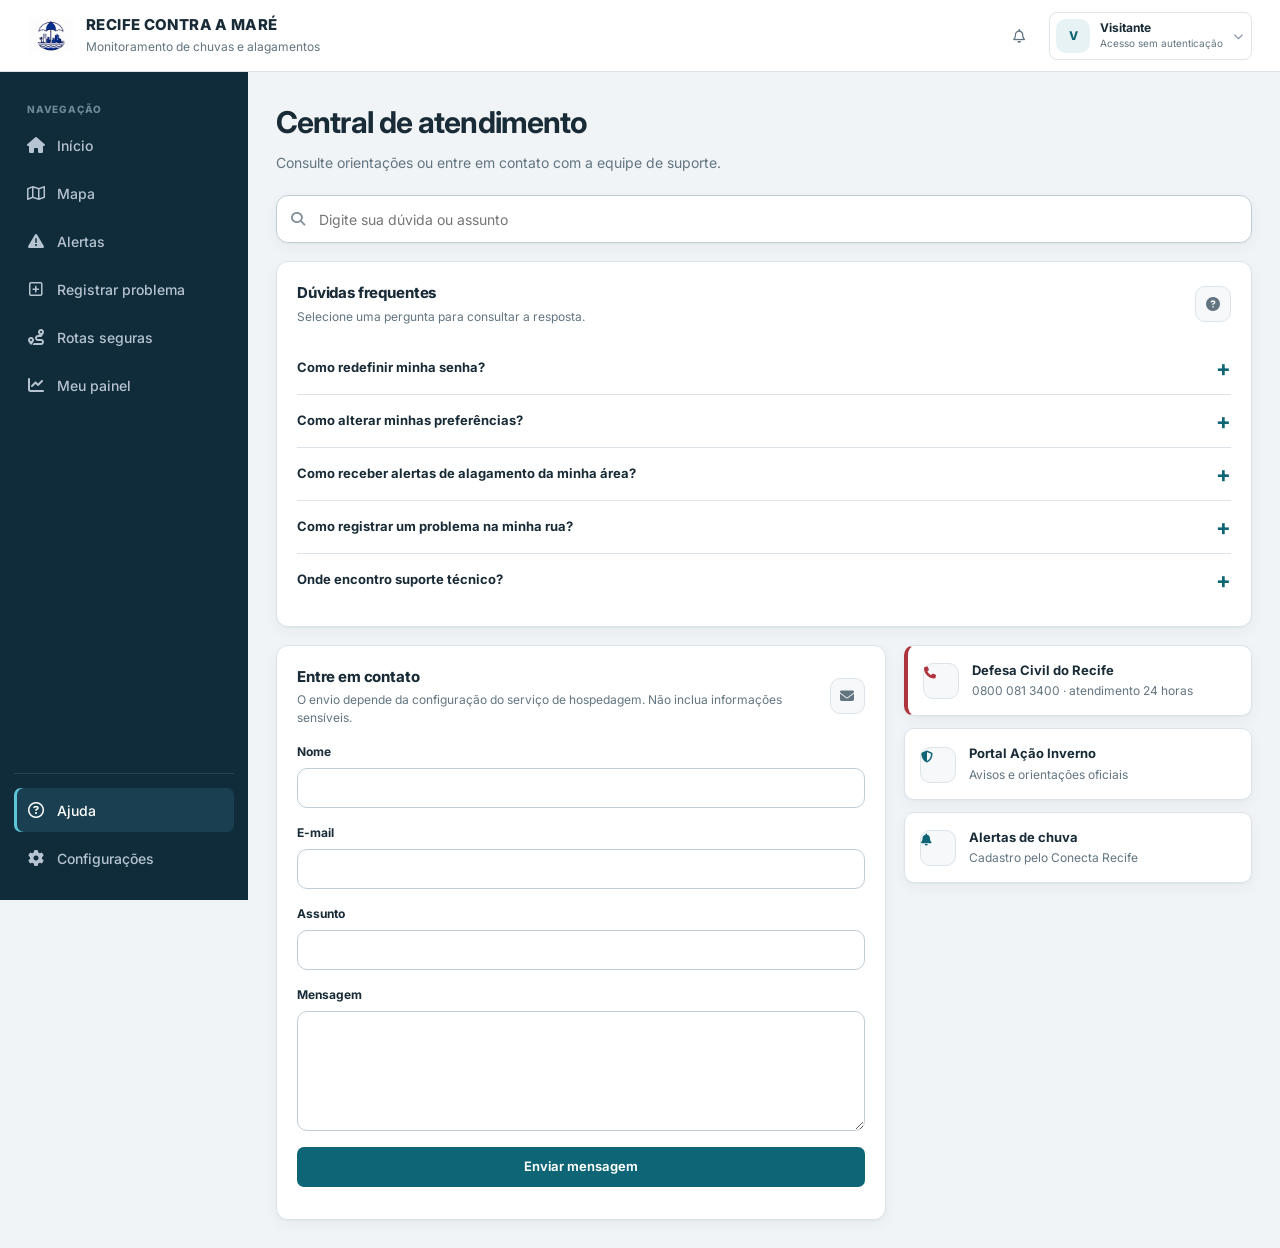
<file: ajuda.html>
<!doctype html>
<html lang="pt-BR">
  <head>
    <meta charset="UTF-8" />
    <meta name="viewport" content="width=device-width, initial-scale=1.0" />
    <title>Ajuda e suporte · Recife Contra a Maré</title>
    <link rel="icon" type="image/webp" href="./assets/img/rec_mar.webp">
    <link rel="preconnect" href="https://fonts.googleapis.com" />
    <link rel="preconnect" href="https://fonts.gstatic.com" crossorigin />
    <link
      rel="stylesheet"
      href="https://cdnjs.cloudflare.com/ajax/libs/font-awesome/6.6.0/css/all.min.css"
    />
    <link rel="stylesheet" href="assets/css/style.css?v=20261107-2" />
    <!-- Sem defer: aplica as preferências (modo escuro, fonte...) antes da página aparecer.
       Coloque esta linha no <head> de TODAS as páginas do site. -->
    <script src="./assets/js/ui.js"></script>
  </head>
  <body>
    <a class="skip-link" href="#conteudo">Pular para o conteúdo</a>
    <header class="header">
      <div class="logo-area">
        <button
          class="icon-button mobile-menu"
          id="mobile-menu"
          aria-label="Abrir menu"
        >
          <i class="fa-solid fa-bars"></i>
        </button>
        <img src="assets/img/rec_mar.webp" alt="Recife Contra a Maré" class="logo" />
        <div class="texto-logo">
          <h2>RECIFE CONTRA A MARÉ</h2>
          <p>Monitoramento de chuvas e alagamentos</p>
        </div>
      </div>
      <div class="usuario">
        <button class="icon-button" aria-label="Notificações">
          <i class="fa-regular fa-bell"></i>
        </button>
        <a
          class="avatar-area"
          href="dashboard.html"
          style="text-decoration: none"
        >
          <span class="avatar-circle">V</span>
          <span class="avatar-copy"
            ><strong>Visitante</strong
            ><span>Acesso sem autenticação</span></span
          >
          <i
            class="fa-solid fa-chevron-down"
            style="font-size: 10px; color: #8b97a9"
          ></i>
        </a>
      </div>
    </header>
    <div class="layout">
      <aside class="sidebar">
        <div>
          <div class="sidebar-section-label">Navegação</div>
          <nav>
            <a href="index.html" class="item"
              ><i class="fa-solid fa-house"></i><span>Início</span></a
            >
            <a href="mapa.html" class="item"
              ><i class="fa-regular fa-map"></i><span>Mapa</span></a
            >
            <a href="alertas.html" class="item"
              ><i class="fa-solid fa-triangle-exclamation"></i
              ><span>Alertas</span></a
            >
            <a href="registrar-problema.html" class="item"
              ><i class="fa-regular fa-square-plus"></i
              ><span>Registrar problema</span></a
            >
            <a href="rotas-seguras.html" class="item"
              ><i class="fa-solid fa-route"></i><span>Rotas seguras</span></a
            >
            <a href="dashboard.html" class="item"
              ><i class="fa-solid fa-chart-line"></i><span>Meu painel</span></a
            >
          </nav>
        </div>
        <div class="rodape">
          <a href="ajuda.html" class="item ativo" aria-current="page"
            ><i class="fa-regular fa-circle-question"></i><span>Ajuda</span></a
          >
          <a href="config.html" class="item"
            ><i class="fa-solid fa-gear"></i><span>Configurações</span></a
          >
        </div>
      </aside>

      <main class="conteudo" id="conteudo">
        <div class="page-header">
          <div class="page-heading">
            <h1>Central de atendimento</h1>
            <p>
              Consulte orientações ou entre em contato com a equipe de suporte.
            </p>
          </div>
        </div>
        <div class="help-wrap">
          <!-- BUSCA -->
          <div class="help-search" role="search">
            <i class="fa-solid fa-magnifying-glass"></i>
            <label class="sr-only" for="help-search">Buscar na ajuda</label>
            <input
              id="help-search"
              type="search"
              placeholder="Digite sua dúvida ou assunto"
              autocomplete="off"
            />
          </div>

          <!-- FAQ -->
          <section class="card card-pad" aria-labelledby="h-faq">
            <div class="card-header">
              <div>
                <h2 id="h-faq">Dúvidas frequentes</h2>
                <p>Selecione uma pergunta para consultar a resposta.</p>
              </div>
              <span class="card-header-icon"
                ><i class="fa-solid fa-circle-question"></i
              ></span>
            </div>
            <div>
              <div class="faq-item">
                <h3>
                  <button
                    class="faq-q"
                    id="q0"
                    type="button"
                    aria-expanded="false"
                    aria-controls="a0"
                  >
                    Como redefinir minha senha?
                  </button>
                </h3>
                <div
                  class="faq-a"
                  id="a0"
                  role="region"
                  aria-labelledby="q0"
                  hidden
                >
                  Na tela de login, selecione “Esqueci minha senha” e informe o
                  e-mail cadastrado. Será enviado um link válido por 1 hora para
                  a criação de uma nova senha.
                </div>
              </div>
              <div class="faq-item">
                <h3>
                  <button
                    class="faq-q"
                    id="q1"
                    type="button"
                    aria-expanded="false"
                    aria-controls="a1"
                  >
                    Como alterar minhas preferências?
                  </button>
                </h3>
                <div
                  class="faq-a"
                  id="a1"
                  role="region"
                  aria-labelledby="q1"
                  hidden
                >
                  Abra <a href="config.html">Configurações</a>. Nessa seção,
                  é possível ajustar o tamanho da fonte, o modo escuro, o idioma
                  e as notificações. As alterações são salvas automaticamente.
                </div>
              </div>
              <div class="faq-item">
                <h3>
                  <button
                    class="faq-q"
                    id="q2"
                    type="button"
                    aria-expanded="false"
                    aria-controls="a2"
                  >
                    Como receber alertas de alagamento da minha área?
                  </button>
                </h3>
                <div
                  class="faq-a"
                  id="a2"
                  role="region"
                  aria-labelledby="q2"
                  hidden
                >
                  Em “Meu painel”, adicione os locais que deseja monitorar. Em
                  seguida, em Configurações, ative as notificações por e-mail ou
                  navegador e defina a frequência.
                </div>
              </div>
              <div class="faq-item">
                <h3>
                  <button
                    class="faq-q"
                    id="q3"
                    type="button"
                    aria-expanded="false"
                    aria-controls="a3"
                  >
                    Como registrar um problema na minha rua?
                  </button>
                </h3>
                <div
                  class="faq-a"
                  id="a3"
                  role="region"
                  aria-labelledby="q3"
                  hidden
                >
                  O formulário deste site é apenas uma demonstração e não encaminha relatos à Prefeitura. Para registrar uma ocorrência real, acesse o <a href="https://acaoinverno.recife.pe.gov.br/" target="_blank" rel="noopener noreferrer">portal Ação Inverno</a> ou ligue para a Defesa Civil no <a href="tel:08000813400">0800 081 3400</a>.
                </div>
              </div>
              <div class="faq-item">
                <h3>
                  <button
                    class="faq-q"
                    id="q4"
                    type="button"
                    aria-expanded="false"
                    aria-controls="a4"
                  >
                    Onde encontro suporte técnico?
                  </button>
                </h3>
                <div
                  class="faq-a"
                  id="a4"
                  role="region"
                  aria-labelledby="q4"
                  hidden
                >
                  Esta versão demonstrativa não oferece suporte técnico próprio. Para comunicar um risco ou pedir atendimento da Defesa Civil do Recife, acesse o <a href="https://acaoinverno.recife.pe.gov.br/" target="_blank" rel="noopener noreferrer">portal Ação Inverno</a> ou ligue gratuitamente para <a href="tel:08000813400">0800 081 3400</a>, com atendimento 24 horas.
                </div>
              </div>
              <p class="faq-empty" id="faq-empty" hidden>
                Nenhum resultado encontrado. Revise os termos ou utilize um dos
                canais de atendimento abaixo.
              </p>
            </div>
          </section>

          <!-- CONTATO -->
          <div class="help-contact">
            <form
              class="card card-pad"
              id="contact-form"
              name="contato"
              method="POST"
              data-netlify="true"
              netlify-honeypot="bot-field"
            >
              <div class="card-header">
                <div>
                  <h2>Entre em contato</h2>
                  <p>O envio depende da configuração do serviço de hospedagem. Não inclua informações sensíveis.</p>
                </div>
                <span class="card-header-icon"
                  ><i class="fa-solid fa-envelope"></i
                ></span>
              </div>
              <input type="hidden" name="form-name" value="contato" />
              <p hidden>
                <label>Não preencher: <input name="bot-field" /></label>
              </p>
              <div class="cfg-field">
                <label for="nome">Nome</label
                ><input id="nome" name="nome" autocomplete="name" required />
              </div>
              <div class="cfg-field">
                <label for="email">E-mail</label
                ><input
                  id="email"
                  name="email"
                  type="email"
                  autocomplete="email"
                  required
                />
              </div>
              <div class="cfg-field">
                <label for="assunto">Assunto</label
                ><input id="assunto" name="assunto" required />
              </div>
              <div class="cfg-field">
                <label for="mensagem">Mensagem</label
                ><textarea id="mensagem" name="mensagem" required></textarea>
              </div>
              <button class="btn btn-primary btn-block" type="submit">
                Enviar mensagem
              </button>
              <p
                class="form-status"
                id="form-status"
                role="status"
                aria-live="polite"
              ></p>
            </form>

            <div class="help-channels">
              <a class="channel urgent" href="tel:08000813400">
                <span class="card-header-icon"><i class="fa-solid fa-phone" aria-hidden="true"></i></span>
                <div><strong>Defesa Civil do Recife</strong><span>0800 081 3400 · atendimento 24 horas</span></div>
              </a>
              <a class="channel" href="https://acaoinverno.recife.pe.gov.br/" target="_blank" rel="noopener noreferrer">
                <span class="card-header-icon"><i class="fa-solid fa-shield-halved" aria-hidden="true"></i></span>
                <div><strong>Portal Ação Inverno</strong><span>Avisos e orientações oficiais</span></div>
              </a>
              <a class="channel" href="https://conecta.recife.pe.gov.br/acesso/minhaspreferencias?go=defesa_civil" target="_blank" rel="noopener noreferrer">
                <span class="card-header-icon"><i class="fa-solid fa-bell" aria-hidden="true"></i></span>
                <div><strong>Alertas de chuva</strong><span>Cadastro pelo Conecta Recife</span></div>
              </a>
            </div>
          </div>
        </div>
      </main>
    </div>
    <div class="toast" id="toast" role="status" aria-live="polite">
      <i class="fa-solid fa-circle-check"></i><span id="toast-msg"></span>
    </div>
    <script src="./assets/js/app.js"></script>
  </body>
</html>
</file>
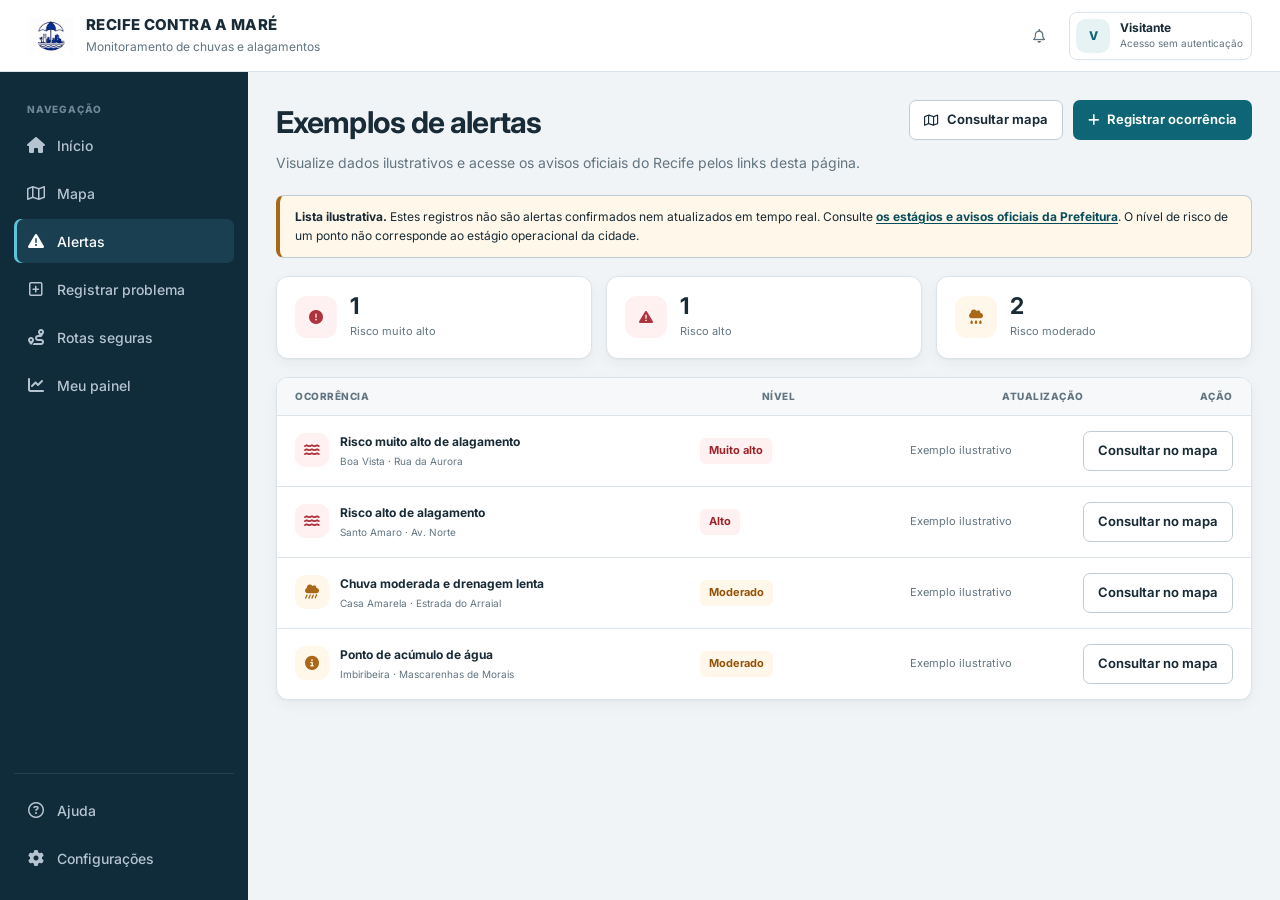
<file: alertas.html>
<!doctype html>
<html lang="pt-BR">
  <head>
    <meta charset="UTF-8" />
    <meta name="viewport" content="width=device-width, initial-scale=1.0" />
    <title>Alertas · Recife Contra a Maré</title>
    <link rel="icon" type="image/webp" href="./assets/img/rec_mar.webp">
    <link
      rel="stylesheet"
      href="https://cdnjs.cloudflare.com/ajax/libs/font-awesome/6.6.0/css/all.min.css"
    />
    <link rel="stylesheet" href="assets/css/style.css?v=20261107-2" />
  </head>

  <body>
    <header class="header">
      <div class="logo-area">
        <button
          class="icon-button mobile-menu"
          id="mobile-menu"
          aria-label="Abrir menu"
        >
          <i class="fa-solid fa-bars"></i></button
        ><img src="assets/img/rec_mar.webp" alt="Recife Contra a Maré" class="logo" />
        <div class="texto-logo">
          <h2>RECIFE CONTRA A MARÉ</h2>
          <p>Monitoramento de chuvas e alagamentos</p>
        </div>
      </div>
      <div class="usuario">
        <button class="icon-button"><i class="fa-regular fa-bell"></i></button
        ><a
          class="avatar-area"
          href="dashboard.html"
          style="text-decoration: none"
          ><span class="avatar-circle">V</span
          ><span class="avatar-copy"
            ><strong>Visitante</strong
            ><span>Acesso sem autenticação</span></span
          ></a
        >
      </div>
    </header>
    <div class="layout">
      <aside class="sidebar">
        <div>
          <div class="sidebar-section-label">Navegação</div>
          <nav>
            <a href="index.html" class="item"
              ><i class="fa-solid fa-house"></i><span>Início</span></a
            ><a href="mapa.html" class="item"
              ><i class="fa-regular fa-map"></i><span>Mapa</span></a
            ><a href="alertas.html" class="item ativo"
              ><i class="fa-solid fa-triangle-exclamation"></i
              ><span>Alertas</span></a
            ><a href="registrar-problema.html" class="item"
              ><i class="fa-regular fa-square-plus"></i
              ><span>Registrar problema</span></a
            ><a href="rotas-seguras.html" class="item"
              ><i class="fa-solid fa-route"></i><span>Rotas seguras</span></a
            ><a href="dashboard.html" class="item"
              ><i class="fa-solid fa-chart-line"></i><span>Meu painel</span></a
            >
          </nav>
        </div>
        <div class="rodape">
          <a href="ajuda.html" class="item"
            ><i class="fa-regular fa-circle-question"></i><span>Ajuda</span></a
          ><a href="config.html" class="item"
            ><i class="fa-solid fa-gear"></i><span>Configurações</span></a
          >
        </div>
      </aside>
      <main class="conteudo">
        <div class="page-header">
          <div class="page-heading">
            <h1>Exemplos de alertas</h1>
            <p>
              Visualize dados ilustrativos e acesse os avisos oficiais do Recife pelos links desta página.
            </p>
          </div>
          <div class="page-actions">
            <a href="mapa.html" class="btn btn-secondary"
              ><i class="fa-regular fa-map"></i> Consultar mapa</a
            ><a href="registrar-problema.html" class="btn btn-primary"
              ><i class="fa-solid fa-plus"></i> Registrar ocorrência</a
            >
          </div>
        </div>
        <div class="demo-notice" role="note"><strong>Lista ilustrativa.</strong> Estes registros não são alertas confirmados nem atualizados em tempo real. Consulte <a href="https://acaoinverno.recife.pe.gov.br/" target="_blank" rel="noopener noreferrer">os estágios e avisos oficiais da Prefeitura</a>. O nível de risco de um ponto não corresponde ao estágio operacional da cidade.</div>
        <section class="alert-summary">
          <article class="card alert-summary-card danger">
            <div class="alert-summary-icon">
              <i class="fa-solid fa-circle-exclamation"></i>
            </div>
            <div><strong>1</strong><span>Risco muito alto</span></div>
          </article>
          <article class="card alert-summary-card danger">
            <div class="alert-summary-icon">
              <i class="fa-solid fa-triangle-exclamation"></i>
            </div>
            <div><strong>1</strong><span>Risco alto</span></div>
          </article>
          <article class="card alert-summary-card">
            <div class="alert-summary-icon">
              <i class="fa-solid fa-cloud-rain"></i>
            </div>
            <div><strong>2</strong><span>Risco moderado</span></div>
          </article>
        </section>
        <section class="card alert-table">
          <div class="alert-table-row head">
            <span>Ocorrência</span><span>Nível</span><span>Atualização</span
            ><span>Ação</span>
          </div>
          <div class="alert-table-row">
            <div class="alert-title">
              <span class="alert-title-icon"
                ><i class="fa-solid fa-water"></i
              ></span>
              <div>
                <h4>Risco muito alto de alagamento</h4>
                <p>Boa Vista · Rua da Aurora</p>
              </div>
            </div>
            <div><span class="chip chip-danger">Muito alto</span></div>
            <div style="font-size: 11px; color: var(--muted)">Exemplo ilustrativo</div>
            <a
              href="mapa.html?lat=-8.05788&lng=-34.88134"
              class="btn btn-secondary"
              >Consultar no mapa</a
            >
          </div>
          <div class="alert-table-row">
            <div class="alert-title">
              <span class="alert-title-icon"
                ><i class="fa-solid fa-water"></i
              ></span>
              <div>
                <h4>Risco alto de alagamento</h4>
                <p>Santo Amaro · Av. Norte</p>
              </div>
            </div>
            <div><span class="chip chip-danger">Alto</span></div>
            <div style="font-size: 11px; color: var(--muted)">Exemplo ilustrativo</div>
            <a
              href="mapa.html?lat=-8.04759&lng=-34.88472"
              class="btn btn-secondary"
              >Consultar no mapa</a
            >
          </div>
          <div class="alert-table-row">
            <div class="alert-title">
              <span class="alert-title-icon moderate"
                ><i class="fa-solid fa-cloud-showers-heavy"></i
              ></span>
              <div>
                <h4>Chuva moderada e drenagem lenta</h4>
                <p>Casa Amarela · Estrada do Arraial</p>
              </div>
            </div>
            <div><span class="chip chip-warning">Moderado</span></div>
            <div style="font-size: 11px; color: var(--muted)">Exemplo ilustrativo</div>
            <a
              href="mapa.html?lat=-8.02647&lng=-34.91717"
              class="btn btn-secondary"
              >Consultar no mapa</a
            >
          </div>
          <div class="alert-table-row">
            <div class="alert-title">
              <span class="alert-title-icon moderate"
                ><i class="fa-solid fa-circle-info"></i
              ></span>
              <div>
                <h4>Ponto de acúmulo de água</h4>
                <p>Imbiribeira · Mascarenhas de Morais</p>
              </div>
            </div>
            <div><span class="chip chip-warning">Moderado</span></div>
            <div style="font-size: 11px; color: var(--muted)">Exemplo ilustrativo</div>
            <a
              href="mapa.html?lat=-8.11209&lng=-34.90619"
              class="btn btn-secondary"
              >Consultar no mapa</a
            >
          </div>
        </section>
      </main>
    </div>
    <script src="./assets/js/app.js"></script>
  </body>
</html>
</file>
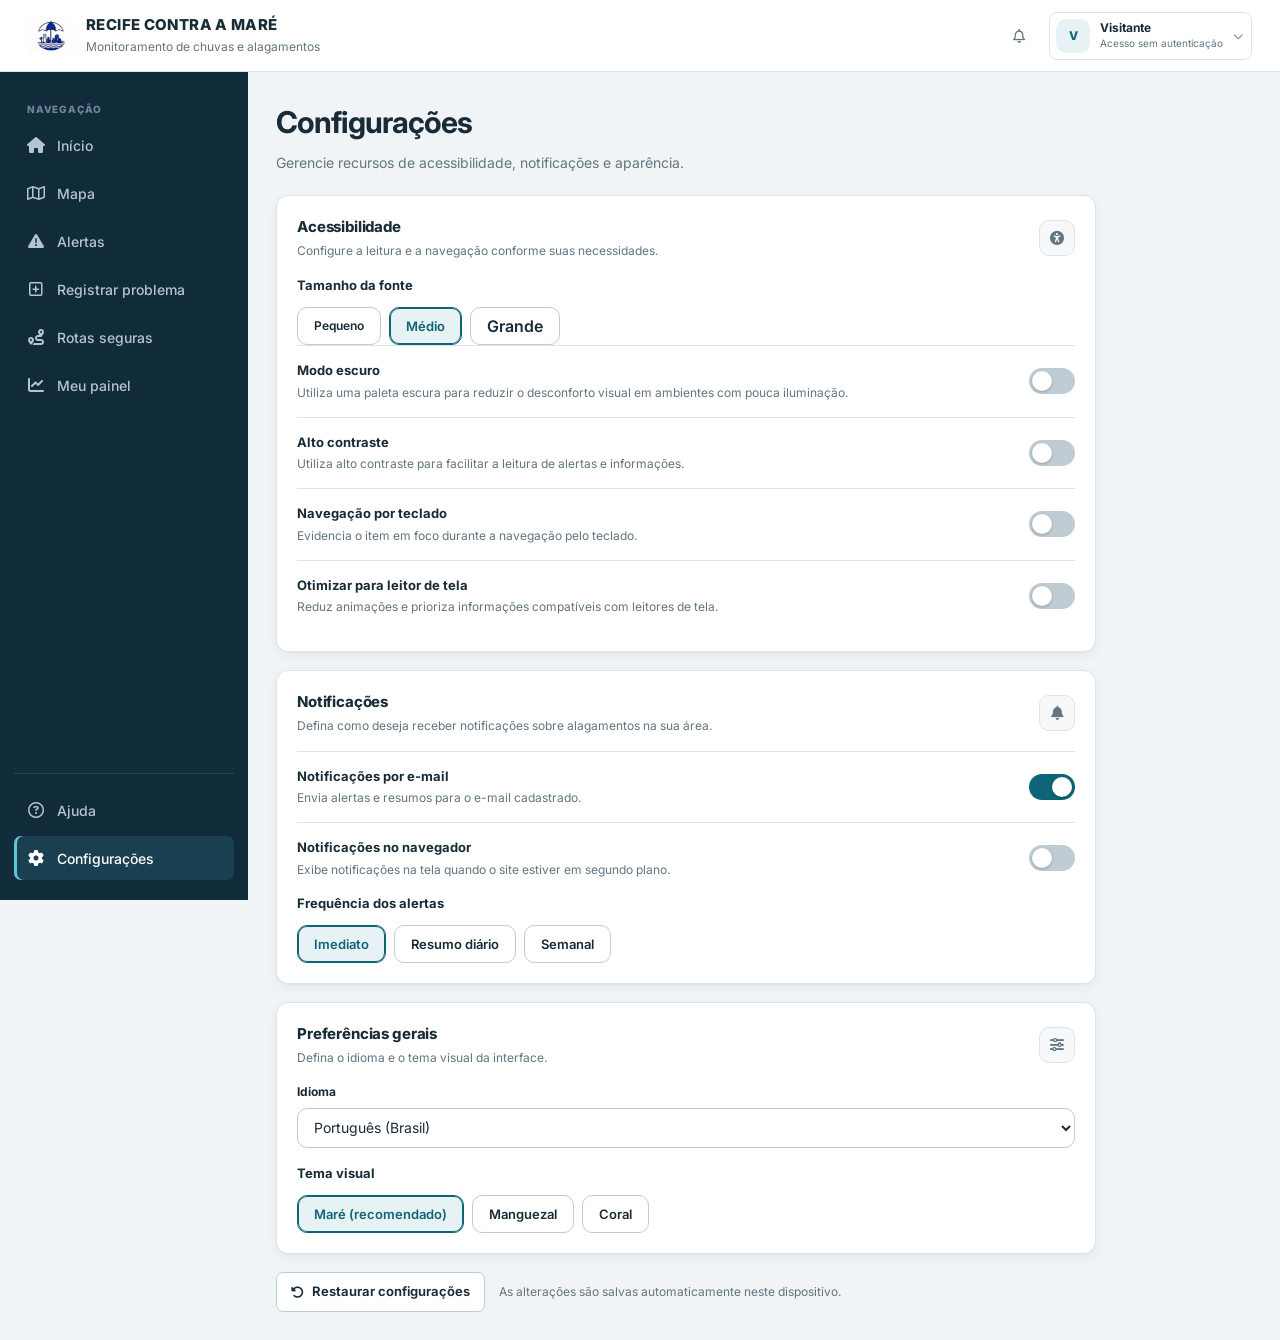
<file: config.html>
<!doctype html>
<html lang="pt-BR">
  <head>
    <meta charset="UTF-8" />
    <meta name="viewport" content="width=device-width, initial-scale=1.0" />
    <title>Configurações · Recife Contra a Maré</title>
    <link rel="icon" type="image/webp" href="./assets/img/rec_mar.webp">
    <link rel="preconnect" href="https://fonts.googleapis.com" />
    <link rel="preconnect" href="https://fonts.gstatic.com" crossorigin />
    <link
      rel="stylesheet"
      href="https://cdnjs.cloudflare.com/ajax/libs/font-awesome/6.6.0/css/all.min.css"
    />
    <link rel="stylesheet" href="assets/css/style.css?v=20261107-2" />
    <script src="./assets/js/ui.js"></script>
  </head>
  <body>
    <a class="skip-link" href="#conteudo">Pular para o conteúdo</a>
    <header class="header">
      <div class="logo-area">
        <button
          class="icon-button mobile-menu"
          id="mobile-menu"
          aria-label="Abrir menu"
        >
          <i class="fa-solid fa-bars"></i>
        </button>
        <img src="assets/img/rec_mar.webp" alt="Recife Contra a Maré" class="logo" />
        <div class="texto-logo">
          <h2>RECIFE CONTRA A MARÉ</h2>
          <p>Monitoramento de chuvas e alagamentos</p>
        </div>
      </div>
      <div class="usuario">
        <button class="icon-button" aria-label="Notificações">
          <i class="fa-regular fa-bell"></i>
        </button>
        <a
          class="avatar-area"
          href="dashboard.html"
          style="text-decoration: none"
        >
          <span class="avatar-circle">V</span>
          <span class="avatar-copy"
            ><strong>Visitante</strong
            ><span>Acesso sem autenticação</span></span
          >
          <i
            class="fa-solid fa-chevron-down"
            style="font-size: 10px; color: #8b97a9"
          ></i>
        </a>
      </div>
    </header>
    <div class="layout">
      <aside class="sidebar">
        <div>
          <div class="sidebar-section-label">Navegação</div>
          <nav>
            <a href="index.html" class="item"
              ><i class="fa-solid fa-house"></i><span>Início</span></a
            >
            <a href="mapa.html" class="item"
              ><i class="fa-regular fa-map"></i><span>Mapa</span></a
            >
            <a href="alertas.html" class="item"
              ><i class="fa-solid fa-triangle-exclamation"></i
              ><span>Alertas</span></a
            >
            <a href="registrar-problema.html" class="item"
              ><i class="fa-regular fa-square-plus"></i
              ><span>Registrar problema</span></a
            >
            <a href="rotas-seguras.html" class="item"
              ><i class="fa-solid fa-route"></i><span>Rotas seguras</span></a
            >
            <a href="dashboard.html" class="item"
              ><i class="fa-solid fa-chart-line"></i><span>Meu painel</span></a
            >
          </nav>
        </div>
        <div class="rodape">
          <a href="ajuda.html" class="item"
            ><i class="fa-regular fa-circle-question"></i><span>Ajuda</span></a
          >
          <a href="config.html" class="item ativo" aria-current="page"
            ><i class="fa-solid fa-gear"></i><span>Configurações</span></a
          >
        </div>
      </aside>

      <main class="conteudo" id="conteudo">
        <div class="page-header">
          <div class="page-heading">
            <h1>Configurações</h1>
            <p>
              Gerencie recursos de acessibilidade, notificações e aparência.
            </p>
          </div>
        </div>
        <div class="cfg-wrap">
          <!-- ACESSIBILIDADE -->
          <section class="card card-pad" aria-labelledby="h-acc">
            <div class="card-header">
              <div>
                <h2 id="h-acc">Acessibilidade</h2>
                <p>
                  Configure a leitura e a navegação conforme suas necessidades.
                </p>
              </div>
              <span class="card-header-icon"
                ><i class="fa-solid fa-universal-access"></i
              ></span>
            </div>
            <fieldset class="cfg-group">
              <legend>Tamanho da fonte</legend>
              <div class="seg">
                <label
                  ><input
                    type="radio"
                    name="font"
                    value="small"
                    data-setting="font"
                  /><span class="sz-s">Pequeno</span></label
                ><label
                  ><input
                    type="radio"
                    name="font"
                    value="medium"
                    data-setting="font"
                  /><span class="">Médio</span></label
                ><label
                  ><input
                    type="radio"
                    name="font"
                    value="large"
                    data-setting="font"
                  /><span class="sz-l">Grande</span></label
                >
              </div>
            </fieldset>
            <div class="cfg-row">
              <div>
                <strong id="l-dark">Modo escuro</strong
                ><span class="cfg-hint"
                  >Utiliza uma paleta escura para reduzir o desconforto visual
                  em ambientes com pouca iluminação.</span
                >
              </div>
              <label class="switch"
                ><input
                  type="checkbox"
                  role="switch"
                  data-setting="dark"
                  aria-labelledby="l-dark" /><i></i
              ></label>
            </div>
            <div class="cfg-row">
              <div>
                <strong id="l-contrast">Alto contraste</strong
                ><span class="cfg-hint"
                  >Utiliza alto contraste para facilitar a leitura de alertas e
                  informações.</span
                >
              </div>
              <label class="switch"
                ><input
                  type="checkbox"
                  role="switch"
                  data-setting="contrast"
                  aria-labelledby="l-contrast" /><i></i
              ></label>
            </div>
            <div class="cfg-row">
              <div>
                <strong id="l-keyboard">Navegação por teclado</strong
                ><span class="cfg-hint"
                  >Evidencia o item em foco durante a navegação pelo
                  teclado.</span
                >
              </div>
              <label class="switch"
                ><input
                  type="checkbox"
                  role="switch"
                  data-setting="keyboard"
                  aria-labelledby="l-keyboard" /><i></i
              ></label>
            </div>
            <div class="cfg-row">
              <div>
                <strong id="l-reader">Otimizar para leitor de tela</strong
                ><span class="cfg-hint"
                  >Reduz animações e prioriza informações compatíveis com
                  leitores de tela.</span
                >
              </div>
              <label class="switch"
                ><input
                  type="checkbox"
                  role="switch"
                  data-setting="reader"
                  aria-labelledby="l-reader" /><i></i
              ></label>
            </div>
          </section>

          <!-- NOTIFICAÇÕES -->
          <section class="card card-pad" aria-labelledby="h-not">
            <div class="card-header">
              <div>
                <h2 id="h-not">Notificações</h2>
                <p>
                  Defina como deseja receber notificações sobre alagamentos na
                  sua área.
                </p>
              </div>
              <span class="card-header-icon"
                ><i class="fa-solid fa-bell"></i
              ></span>
            </div>
            <div class="cfg-row">
              <div>
                <strong id="l-email">Notificações por e-mail</strong
                ><span class="cfg-hint"
                  >Envia alertas e resumos para o e-mail cadastrado.</span
                >
              </div>
              <label class="switch"
                ><input
                  type="checkbox"
                  role="switch"
                  data-setting="email"
                  aria-labelledby="l-email" /><i></i
              ></label>
            </div>
            <div class="cfg-row">
              <div>
                <strong id="l-push">Notificações no navegador</strong
                ><span class="cfg-hint"
                  >Exibe notificações na tela quando o site estiver em segundo
                  plano.</span
                >
              </div>
              <label class="switch"
                ><input
                  type="checkbox"
                  role="switch"
                  data-setting="push"
                  aria-labelledby="l-push" /><i></i
              ></label>
            </div>
            <fieldset class="cfg-group">
              <legend>Frequência dos alertas</legend>
              <div class="seg">
                <label
                  ><input
                    type="radio"
                    name="frequency"
                    value="immediate"
                    data-setting="frequency"
                  /><span class="">Imediato</span></label
                ><label
                  ><input
                    type="radio"
                    name="frequency"
                    value="daily"
                    data-setting="frequency"
                  /><span class="">Resumo diário</span></label
                ><label
                  ><input
                    type="radio"
                    name="frequency"
                    value="weekly"
                    data-setting="frequency"
                  /><span class="">Semanal</span></label
                >
              </div>
            </fieldset>
          </section>

          <!-- PREFERÊNCIAS GERAIS -->
          <section class="card card-pad" aria-labelledby="h-ger">
            <div class="card-header">
              <div>
                <h2 id="h-ger">Preferências gerais</h2>
                <p>Defina o idioma e o tema visual da interface.</p>
              </div>
              <span class="card-header-icon"
                ><i class="fa-solid fa-sliders"></i
              ></span>
            </div>
            <div class="cfg-field">
              <label for="lang">Idioma</label>
              <select id="lang" data-setting="lang">
                <option value="pt-BR">Português (Brasil)</option>
                <option value="en">English</option>
                <option value="es">Español</option>
              </select>
            </div>
            <fieldset class="cfg-group">
              <legend>Tema visual</legend>
              <div class="seg">
                <label
                  ><input
                    type="radio"
                    name="accent"
                    value="azul"
                    data-setting="accent"
                  /><span class="">Maré (recomendado)</span></label
                ><label
                  ><input
                    type="radio"
                    name="accent"
                    value="verde"
                    data-setting="accent"
                  /><span class="">Manguezal</span></label
                ><label
                  ><input
                    type="radio"
                    name="accent"
                    value="coral"
                    data-setting="accent"
                  /><span class="">Coral</span></label
                >
              </div>
            </fieldset>
          </section>

          <div class="cfg-footer">
            <button type="button" class="btn btn-secondary" id="reset">
              <i class="fa-solid fa-rotate-left"></i>Restaurar configurações
            </button>
            <span
              >As alterações são salvas automaticamente neste dispositivo.</span
            >
          </div>
        </div>
      </main>
    </div>
    <div class="toast" id="toast" role="status" aria-live="polite">
      <i class="fa-solid fa-circle-check"></i><span id="toast-msg"></span>
    </div>
    <script src="./assets/js/app.js"></script>
  </body>
</html>
</file>
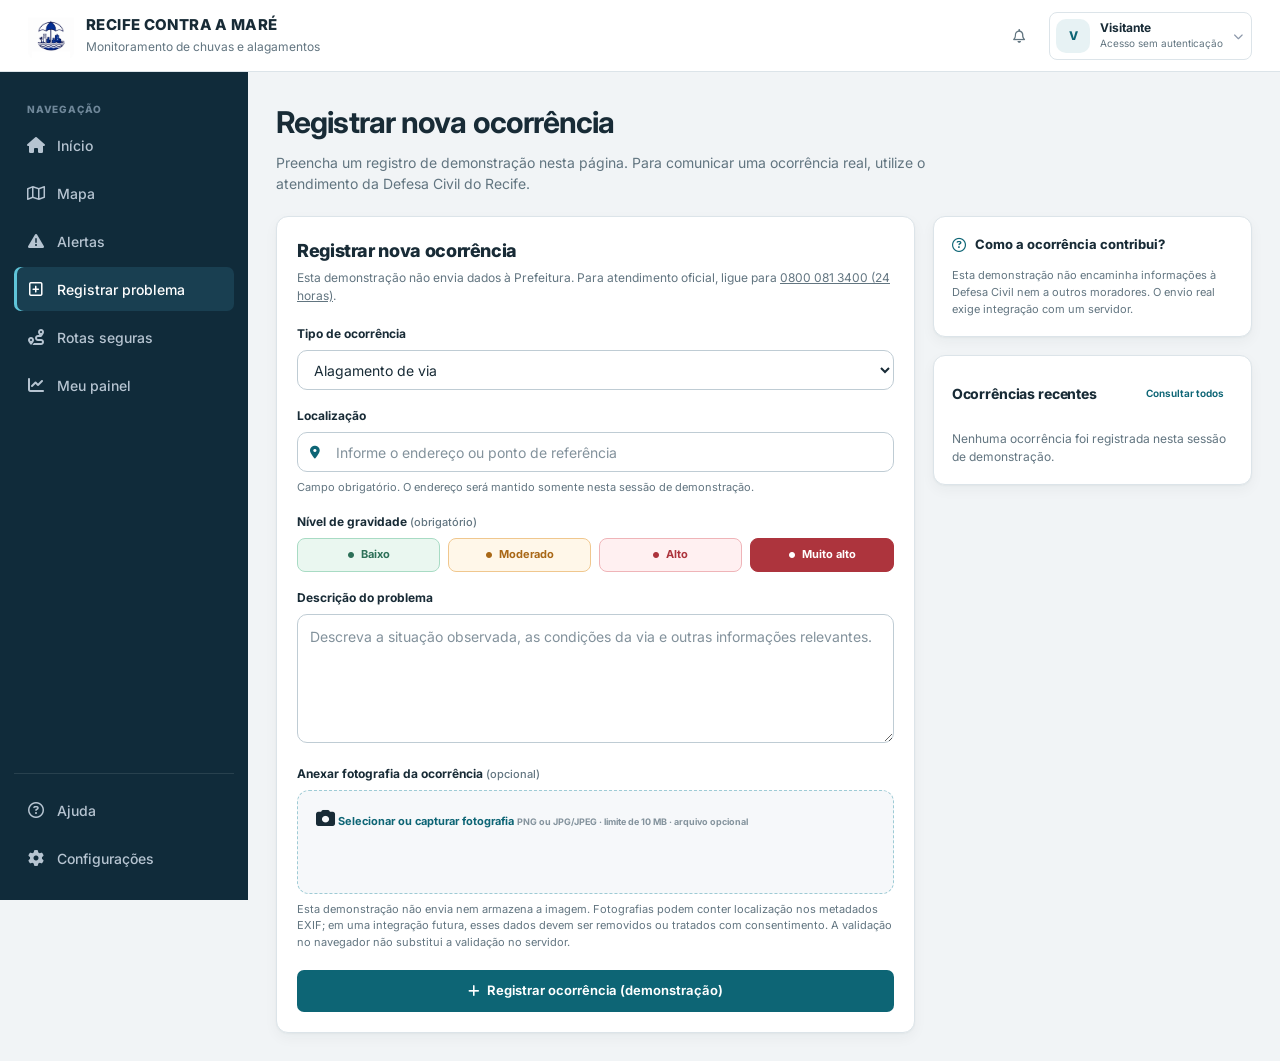
<file: registrar-problema.html>
<!doctype html>
<html lang="pt-BR">
  <head>
    <meta charset="UTF-8" />
    <meta name="viewport" content="width=device-width, initial-scale=1.0" />

    <title>Registrar Problema - Recife Contra a Maré</title>
    <link rel="icon" type="image/webp" href="./assets/img/rec_mar.webp">

    <link rel="preconnect" href="https://fonts.googleapis.com" />
    <link rel="preconnect" href="https://fonts.gstatic.com" crossorigin />

    <link
      rel="stylesheet"
      href="https://cdnjs.cloudflare.com/ajax/libs/font-awesome/6.6.0/css/all.min.css"
    />

    <link rel="stylesheet" href="assets/css/style.css?v=20261107-2" />
  </head>

  <body>
    <header class="header">
      <div class="logo-area">
        <button
          class="icon-button mobile-menu"
          id="mobile-menu"
          aria-label="Abrir menu"
        >
          <i class="fa-solid fa-bars"></i>
        </button>

        <img src="assets/img/rec_mar.webp" alt="Recife Contra a Maré" class="logo" />

        <div class="texto-logo">
          <h2>RECIFE CONTRA A MARÉ</h2>
          <p>Monitoramento de chuvas e alagamentos</p>
        </div>
      </div>

      <div class="usuario">
        <button class="icon-button" aria-label="Notificações">
          <i class="fa-regular fa-bell"></i>
        </button>

        <a
          class="avatar-area"
          href="dashboard.html"
          style="text-decoration: none"
        >
          <span class="avatar-circle">V</span>

          <span class="avatar-copy">
            <strong>Visitante</strong>
            <span>Acesso sem autenticação</span>
          </span>

          <i
            class="fa-solid fa-chevron-down"
            style="font-size: 10px; color: #8b97a9"
          ></i>
        </a>
      </div>
    </header>

    <div class="layout">
      <!-- SIDEBAR -->

      <aside class="sidebar">
        <div>
          <div class="sidebar-section-label">Navegação</div>

          <nav>
            <a href="index.html" class="item">
              <i class="fa-solid fa-house"></i>
              <span>Início</span>
            </a>

            <a href="mapa.html" class="item">
              <i class="fa-regular fa-map"></i>
              <span>Mapa</span>
            </a>

            <a href="alertas.html" class="item">
              <i class="fa-solid fa-triangle-exclamation"></i>
              <span>Alertas</span>
            </a>

            <a href="registrar-problema.html" class="item ativo">
              <i class="fa-regular fa-square-plus"></i>
              <span>Registrar problema</span>
            </a>

            <a href="rotas-seguras.html" class="item">
              <i class="fa-solid fa-route"></i>
              <span>Rotas seguras</span>
            </a>

            <a href="dashboard.html" class="item">
              <i class="fa-solid fa-chart-line"></i>
              <span>Meu painel</span>
            </a>
          </nav>
        </div>

        <div class="rodape">
          <a href="ajuda.html" class="item">
            <i class="fa-regular fa-circle-question"></i>
            <span>Ajuda</span>
          </a>

          <a href="config.html" class="item">
            <i class="fa-solid fa-gear"></i>
            <span>Configurações</span>
          </a>
        </div>
      </aside>

      <!-- CONTEÚDO -->

      <main class="conteudo">
        <div class="page-header">
          <div class="page-heading">
            <h1>Registrar nova ocorrência</h1>

            <p>
              Preencha um registro de demonstração nesta página. Para comunicar uma ocorrência real, utilize o atendimento da Defesa Civil do Recife.
            </p>
          </div>
        </div>

        <div class="register-layout">
          <!-- FORMULÁRIO -->

          <section class="card register-card">
            <div class="register-header">
              <h2>Registrar nova ocorrência</h2>

              <p>
                Esta demonstração não envia dados à Prefeitura. Para atendimento oficial, ligue para <a href="tel:08000813400">0800 081 3400 (24 horas)</a>.
              </p>
            </div>

            <form id="form-ocorrencia" novalidate>
              <!-- TIPO -->

              <div class="form-group">
                <label for="tipo"> Tipo de ocorrência </label>

                <select id="tipo" name="tipo" required>
                  <option value="alagamento">Alagamento de via</option>

                  <option value="bueiro">Bueiro entupido</option>

                  <option value="deslizamento">Deslizamento</option>

                  <option value="arvore">Árvore caída</option>

                  <option value="outro">Outro problema</option>
                </select>
              </div>

              <!-- LOCALIZAÇÃO -->

              <div class="form-group">
                <label for="localizacao"> Localização </label>

                <div class="input-icon">
                  <i class="fa-solid fa-location-dot"></i>

                  <input
                    type="text"
                    id="localizacao"
                    name="localizacao"
                    placeholder="Informe o endereço ou ponto de referência"
                    maxlength="200"
                    required
                    aria-describedby="localizacao-ajuda"
                  />
                </div>
                <small class="field-hint" id="localizacao-ajuda">Campo obrigatório. O endereço será mantido somente nesta sessão de demonstração.</small>
              </div>

              <!-- GRAVIDADE -->

              <div class="form-group">
                <label id="gravidade-label"> Nível de gravidade <span class="required-mark">(obrigatório)</span></label>

                <div class="severity-grid" role="radiogroup" aria-labelledby="gravidade-label">
                  <label class="severity low">
                    <input
                      type="radio"
                      name="gravidade"
                      value="baixo"
                      required
                    />
                    <span>
                      <i class="fa-solid fa-circle"></i>
                      Baixo
                    </span>
                  </label>

                  <label class="severity moderate">
                    <input type="radio" name="gravidade" value="moderado" />
                    <span>
                      <i class="fa-solid fa-circle"></i>
                      Moderado
                    </span>
                  </label>

                  <label class="severity high">
                    <input type="radio" name="gravidade" value="alto" />
                    <span>
                      <i class="fa-solid fa-circle"></i>
                      Alto
                    </span>
                  </label>

                  <label class="severity critical">
                    <input type="radio" name="gravidade" value="muito-alto" />
                    <span>
                      <i class="fa-solid fa-circle"></i>
                      Muito alto
                    </span>
                  </label>
                </div>
              </div>

              <!-- DESCRIÇÃO -->

              <div class="form-group">
                <label for="descricao"> Descrição do problema </label>

                <textarea
                  id="descricao"
                  name="descricao"
                  rows="5"
                  required
                  maxlength="1000"
                  placeholder="Descreva a situação observada, as condições da via e outras informações relevantes."
                ></textarea>
              </div>

              <!-- FOTO -->

              <div class="form-group">
                <label for="foto"> Anexar fotografia da ocorrência <span class="optional-mark">(opcional)</span></label>

                <label class="upload-area" for="foto">
                  <i class="fa-solid fa-camera"></i>

                  <strong> Selecionar ou capturar fotografia </strong>

                  <span> PNG ou JPG/JPEG · limite de 10 MB · arquivo opcional </span>

                  <input
                    type="file"
                    id="foto"
                    name="foto"
                    accept="image/png,image/jpeg,.png,.jpg,.jpeg"
                    aria-describedby="foto-ajuda form-message"
                  />
                </label>
                <small class="field-hint" id="foto-ajuda">Esta demonstração não envia nem armazena a imagem. Fotografias podem conter localização nos metadados EXIF; em uma integração futura, esses dados devem ser removidos ou tratados com consentimento. A validação no navegador não substitui a validação no servidor.</small>
              </div>

              <!-- BOTÃO -->

              <button
                type="submit"
                class="btn btn-primary btn-block register-submit"
              >
                <i class="fa-solid fa-plus"></i>

                Registrar ocorrência (demonstração)
              </button>
              <p class="form-message" id="form-message" role="status" aria-live="polite"></p>
            </form>
          </section>

          <!-- COLUNA DIREITA -->

          <aside class="register-side">
            <!-- COMO AJUDA -->

            <section class="card register-help">
              <div class="register-side-title">
                <i class="fa-regular fa-circle-question"></i>

                <h3>Como a ocorrência contribui?</h3>
              </div>

              <p>
                Esta demonstração não encaminha informações à Defesa Civil nem a outros moradores. O envio real exige integração com um servidor.
              </p>
            </section>

            <!-- REGISTROS RECENTES -->

            <section class="card recent-card">
              <div class="card-header">
                <div>
                  <h3>Ocorrências recentes</h3>
                </div>

                <a href="dashboard.html" class="btn btn-ghost"> Consultar todos </a>
              </div>

              <div class="recent-list" id="recent-list" aria-live="polite"></div>
            </section>
          </aside>
        </div>
      </main>
    </div>

    <script>
      const menuButton = document.getElementById("mobile-menu");
      const sidebar = document.querySelector(".sidebar");
      if (menuButton && sidebar) {
        menuButton.addEventListener("click", () => sidebar.classList.toggle("open"));
      }

      (() => {
        const form = document.getElementById("form-ocorrencia");
        const locationField = document.getElementById("localizacao");
        const descriptionField = document.getElementById("descricao");
        const fileField = document.getElementById("foto");
        const typeField = document.getElementById("tipo");
        const message = document.getElementById("form-message");
        const submitButton = form.querySelector('button[type="submit"]');
        const list = document.getElementById("recent-list");
        const DRAFT_KEY = "rcm-demo-occurrence-draft";
        const RECORDS_KEY = "rcm-demo-occurrences";
        const MAX_FILE_BYTES = 10 * 1024 * 1024;
        let submitting = false;
        let fileValidationRequest = 0;

        function readSession(key, fallback) {
          try { return JSON.parse(sessionStorage.getItem(key) || JSON.stringify(fallback)); }
          catch { return fallback; }
        }
        function writeSession(key, value) {
          try { sessionStorage.setItem(key, JSON.stringify(value)); return true; }
          catch { return false; }
        }
        function setMessage(text, state = "") {
          message.textContent = text;
          message.className = `form-message${state ? ` ${state}` : ""}`;
        }
        function saveDraft() {
          const severity = form.querySelector('input[name="gravidade"]:checked');
          writeSession(DRAFT_KEY, {
            tipo: typeField.value,
            localizacao: locationField.value,
            descricao: descriptionField.value,
            gravidade: severity ? severity.value : ""
          });
        }
        function restoreDraft() {
          const draft = readSession(DRAFT_KEY, null);
          if (!draft) return;
          if (draft.tipo) typeField.value = draft.tipo;
          locationField.value = draft.localizacao || "";
          descriptionField.value = draft.descricao || "";
          if (draft.gravidade) {
            const choice = form.querySelector(`input[name="gravidade"][value="${CSS.escape(draft.gravidade)}"]`);
            if (choice) choice.checked = true;
          }
          setMessage("Rascunho restaurado nesta aba. A fotografia precisa ser selecionada novamente.", "info");
        }
        function hasSignature(bytes, signature) {
          return signature.every((value, index) => bytes[index] === value);
        }
        async function validatePhoto(selectedFile) {
          const file = selectedFile === undefined ? (fileField.files && fileField.files[0]) : selectedFile;
          if (!file) { fileField.setCustomValidity(""); return { valid: true, file: null }; }
          let error = "";
          if (file.size > MAX_FILE_BYTES) {
            error = "A fotografia excede o limite de 10 MB. Selecione um arquivo menor.";
          } else {
            try {
              const bytes = new Uint8Array(await file.slice(0, 8).arrayBuffer());
              const isPng = hasSignature(bytes, [137, 80, 78, 71, 13, 10, 26, 10]);
              const isJpeg = hasSignature(bytes, [255, 216, 255]);
              if (!isPng && !isJpeg) error = "Formato inválido. Selecione uma imagem PNG ou JPG/JPEG; arquivos PDF não são aceitos.";
            } catch {
              error = "Não foi possível verificar o formato do arquivo. Selecione uma imagem PNG ou JPG/JPEG.";
            }
          }
          if (fileField.files && fileField.files[0] === file) fileField.setCustomValidity(error);
          return { valid: !error, file, error };
        }
        function appendText(parent, tagName, className, text) {
          const el = document.createElement(tagName);
          if (className) el.className = className;
          el.textContent = text;
          parent.appendChild(el);
          return el;
        }
        function renderRecent() {
          const records = readSession(RECORDS_KEY, []);
          list.replaceChildren();
          if (!records.length) {
            appendText(list, "p", "recent-empty", "Nenhuma ocorrência foi registrada nesta sessão de demonstração.");
            return;
          }
          records.slice().reverse().forEach(record => {
            const item = document.createElement("div");
            item.className = "recent-item";
            const status = document.createElement("div");
            status.className = "recent-status info";
            item.appendChild(status);
            const info = document.createElement("div");
            info.className = "recent-info";
            appendText(info, "strong", "", `${record.tipo} · ${record.gravidade}`);
            appendText(info, "span", "", `${record.localizacao} · ${record.horario}${record.foto ? ` · ${record.foto}` : ""}`);
            item.appendChild(info);
            appendText(item, "span", "chip chip-info", "Somente nesta sessão");
            list.appendChild(item);
          });
        }

        restoreDraft();
        renderRecent();
        form.addEventListener("input", saveDraft);
        form.addEventListener("change", saveDraft);
        fileField.addEventListener("change", async () => {
          const requestId = ++fileValidationRequest;
          const selectedFile = fileField.files && fileField.files[0];
          fileField.setCustomValidity("");
          const result = await validatePhoto(selectedFile);
          if (requestId !== fileValidationRequest || (fileField.files && fileField.files[0]) !== selectedFile) return;
          setMessage(result.valid
            ? (result.file ? "Assinatura do formato e tamanho conferidos neste navegador." : "")
            : result.error, result.valid ? "info" : "error");
        });

        form.addEventListener("submit", async event => {
          event.preventDefault();
          if (submitting) return;
          if (!form.reportValidity()) {
            setMessage("Preencha os campos obrigatórios e selecione o nível de gravidade antes de continuar.", "error");
            return;
          }
          if (!locationField.value.trim()) {
            locationField.setCustomValidity("Informe o endereço ou um ponto de referência.");
            locationField.reportValidity();
            locationField.setCustomValidity("");
            return;
          }
          const severity = form.querySelector('input[name="gravidade"]:checked');
          if (!severity) {
            setMessage("Selecione o nível de gravidade da ocorrência.", "error");
            return;
          }

          submitting = true;
          submitButton.disabled = true;
          submitButton.setAttribute("aria-busy", "true");
          const oldLabel = submitButton.textContent.trim();
          submitButton.textContent = "Validando e salvando demonstração…";
          try {
            const photo = await validatePhoto();
            if (!photo.valid) {
              setMessage(photo.error, "error");
              fileField.reportValidity();
              return;
            }
            const records = readSession(RECORDS_KEY, []);
            const typeLabel = typeField.options[typeField.selectedIndex].text;
            const severityLabel = severity.nextElementSibling.textContent.trim();
            records.push({
              tipo: typeLabel,
              gravidade: severityLabel,
              localizacao: locationField.value.trim(),
              descricao: descriptionField.value.trim(),
              foto: photo.file ? photo.file.name : "",
              horario: new Date().toLocaleString("pt-BR", { dateStyle: "short", timeStyle: "short" })
            });
            if (!writeSession(RECORDS_KEY, records)) throw new Error("storage");
            sessionStorage.removeItem(DRAFT_KEY);
            form.reset();
            renderRecent();
            setMessage("Registro demonstrativo salvo somente nesta aba. Ele não foi enviado à Defesa Civil nem compartilhado.", "success");
          } catch {
            setMessage("Não foi possível salvar o registro nesta sessão. Seus dados permanecem no formulário; tente novamente.", "error");
          } finally {
            submitting = false;
            submitButton.disabled = false;
            submitButton.removeAttribute("aria-busy");
            submitButton.textContent = oldLabel;
          }
        });
      })();
    </script>
  </body>
</html>
</file>
<file: assets/css/style.css>
@import url("https://fonts.googleapis.com/css2?family=Inter:wght@400;500;600;700;800&display=swap");

:root {
  --bg: #f1f4f6;
  --surface: #ffffff;
  --surface-soft: #f6f8fa;
  --border: #dce4e9;
  --border-strong: #bfccd4;
  --text: #182b36;
  --muted: #627580;
  --muted-2: #83929c;
  --nav: #102b3a;
  --nav-hover: #193f51;
  --primary: #0d6575;
  --primary-dark: #084d5b;
  --primary-soft: #e7f2f4;
  --danger: #ad343d;
  --danger-soft: #fff0f1;
  --warning: #a96817;
  --warning-soft: #fff7e9;
  --success: #2d7058;
  --success-soft: #eaf7f0;
  --info: #315f89;
  --shadow-sm:
    0 1px 2px rgba(18, 43, 54, 0.04), 0 5px 14px rgba(18, 43, 54, 0.045);
  --shadow-md: 0 10px 28px rgba(18, 43, 54, 0.1);
  --radius-sm: 7px;
  --radius: 10px;
  --radius-lg: 12px;
  --sidebar-width: 248px;
  --header-height: 72px;
}

* {
  box-sizing: border-box;
}
html {
  scroll-behavior: smooth;
}
body {
  margin: 0;
  min-height: 100vh;
  background: var(--bg);
  color: var(--text);
  font-family:
    Inter,
    system-ui,
    -apple-system,
    BlinkMacSystemFont,
    "Segoe UI",
    sans-serif;
  font-size: 14px;
  line-height: 1.5;
}
button,
input,
select,
textarea {
  font: inherit;
}
a {
  color: inherit;
}
button {
  -webkit-tap-highlight-color: transparent;
}

/* APP SHELL */
.header {
  position: sticky;
  top: 0;
  z-index: 1000;
  height: var(--header-height);
  display: flex;
  align-items: center;
  justify-content: space-between;
  padding: 0 28px;
  background: var(--surface);
  border-bottom: 1px solid var(--border);
  backdrop-filter: none;
}
.logo-area {
  display: flex;
  align-items: center;
  gap: 12px;
  min-width: 0;
}
.logo {
  width: 46px;
  height: 46px;
  border-radius: 8px;
  object-fit: contain;
  background: #fff;
}
.texto-logo h2 {
  margin: 0;
  font-size: 15px;
  line-height: 1.2;
  font-weight: 800;
  letter-spacing: 0.025em;
}
.texto-logo p {
  margin: 4px 0 0;
  color: var(--muted);
  font-size: 12px;
}
.usuario {
  display: flex;
  align-items: center;
  gap: 10px;
}
.icon-button {
  width: 40px;
  height: 40px;
  border-radius: 10px;
  border: 1px solid transparent;
  display: inline-flex;
  align-items: center;
  justify-content: center;
  background: transparent;
  color: var(--muted);
  cursor: pointer;
}
.icon-button:hover {
  background: var(--surface-soft);
  color: var(--text);
  border-color: var(--border);
}
.avatar-area {
  display: flex;
  align-items: center;
  gap: 10px;
  padding: 6px 8px 6px 6px;
  border: 1px solid var(--border);
  border-radius: 8px;
  background: #fff;
}
.avatar-circle {
  width: 34px;
  height: 34px;
  border-radius: 10px;
  display: grid;
  place-items: center;
  background: var(--primary-soft);
  color: var(--primary);
  font-weight: 800;
  font-size: 12px;
}
.avatar-copy {
  display: flex;
  flex-direction: column;
  line-height: 1.15;
}
.avatar-copy strong {
  font-size: 12px;
  font-weight: 700;
}
.avatar-copy span {
  font-size: 10px;
  color: var(--muted);
  margin-top: 3px;
}

.layout {
  display: grid;
  grid-template-columns: var(--sidebar-width) minmax(0, 1fr);
  min-height: calc(100vh - var(--header-height));
}
.sidebar {
  position: sticky;
  top: var(--header-height);
  height: calc(100vh - var(--header-height));
  padding: 20px 14px;
  background: var(--nav);
  display: flex;
  flex-direction: column;
  justify-content: space-between;
  overflow-y: auto;
}
.sidebar nav,
.rodape {
  display: flex;
  flex-direction: column;
  gap: 4px;
}
.rodape {
  padding-top: 14px;
  border-top: 1px solid rgba(255, 255, 255, 0.1);
}
.item {
  text-decoration: none;
  min-height: 44px;
  display: flex;
  align-items: center;
  gap: 12px;
  padding: 0 13px;
  border-radius: 7px;
  color: #b6c4d1;
  font-weight: 500;
  transition:
    background 0.18s ease,
    color 0.18s ease;
}
.item i {
  width: 18px;
  text-align: center;
  font-size: 16px;
}
.item:hover {
  color: #fff;
  background: rgba(255, 255, 255, 0.07);
}
.item.ativo {
  color: #fff;
  background: var(--nav-hover);
  box-shadow: inset 3px 0 0 #5fc4d8;
}
.sidebar-section-label {
  color: #6f8799;
  text-transform: uppercase;
  letter-spacing: 0.08em;
  font-size: 10px;
  font-weight: 800;
  padding: 10px 13px 6px;
}

.conteudo {
  min-width: 0;
  padding: 28px;
  max-width: 1540px;
  width: 100%;
  margin: 0 auto;
}
.page-header {
  display: flex;
  align-items: flex-start;
  justify-content: space-between;
  gap: 20px;
  margin-bottom: 22px;
}
.page-heading h1 {
  margin: 0;
  font-size: clamp(22px, 2.4vw, 30px);
  letter-spacing: -0.03em;
}
.page-heading p {
  margin: 7px 0 0;
  color: var(--muted);
  max-width: 720px;
}
.page-actions {
  display: flex;
  gap: 10px;
  flex-wrap: wrap;
}

/* COMPONENTS */
.card {
  background: var(--surface);
  border: 1px solid var(--border);
  border-radius: var(--radius-lg);
  box-shadow: var(--shadow-sm);
}
.card-pad {
  padding: 20px;
}
.card-header {
  display: flex;
  align-items: center;
  justify-content: space-between;
  gap: 14px;
  margin-bottom: 16px;
}
.card-header h2,
.card-header h3 {
  margin: 0;
  font-size: 15px;
  font-weight: 750;
  letter-spacing: -0.01em;
}
.card-header p {
  margin: 3px 0 0;
  color: var(--muted);
  font-size: 12px;
}
.card-header-icon {
  width: 36px;
  height: 36px;
  border-radius: 10px;
  display: grid;
  place-items: center;
  background: var(--surface-soft);
  border: 1px solid var(--border);
  color: var(--muted);
}

.btn {
  min-height: 40px;
  border: 1px solid transparent;
  border-radius: 7px;
  padding: 0 14px;
  display: inline-flex;
  align-items: center;
  justify-content: center;
  gap: 8px;
  text-decoration: none;
  font-weight: 650;
  font-size: 13px;
  cursor: pointer;
  transition: 0.18s ease;
}
.btn-primary {
  background: var(--primary);
  color: #fff;
}
.btn-primary:hover {
  background: var(--primary-dark);
  transform: translateY(-1px);
}
.btn-secondary {
  background: #fff;
  color: var(--text);
  border-color: var(--border-strong);
}
.btn-secondary:hover {
  background: var(--surface-soft);
  border-color: #c7d0db;
}
.btn-ghost {
  background: transparent;
  color: var(--primary);
  padding-left: 8px;
  padding-right: 8px;
}
.btn-ghost:hover {
  background: var(--primary-soft);
}
.btn-danger {
  background: var(--danger);
  color: #fff;
}
.btn-block {
  width: 100%;
}

.chip {
  display: inline-flex;
  align-items: center;
  gap: 6px;
  height: 26px;
  padding: 0 9px;
  border-radius: 6px;
  font-size: 11px;
  font-weight: 700;
}
.chip-danger {
  color: #9b252b;
  background: var(--danger-soft);
}
.chip-warning {
  color: #95530a;
  background: var(--warning-soft);
}
.chip-success {
  color: #226345;
  background: var(--success-soft);
}
.chip-info {
  color: #225d94;
  background: #ebf3fb;
}
.chip-neutral {
  color: #546174;
  background: #eef2f6;
}

.stat-grid {
  display: grid;
  grid-template-columns: repeat(4, minmax(0, 1fr));
  gap: 14px;
}
.stat-card {
  padding: 18px;
}
.stat-top {
  display: flex;
  align-items: flex-start;
  justify-content: space-between;
  gap: 10px;
}
.stat-icon {
  width: 38px;
  height: 38px;
  border-radius: 11px;
  display: grid;
  place-items: center;
  background: var(--primary-soft);
  color: var(--primary);
}
.stat-card.is-danger .stat-icon {
  background: var(--danger-soft);
  color: var(--danger);
}
.stat-card.is-warning .stat-icon {
  background: var(--warning-soft);
  color: var(--warning);
}
.stat-card.is-success .stat-icon {
  background: var(--success-soft);
  color: var(--success);
}
.stat-value {
  margin-top: 18px;
  font-size: 28px;
  font-weight: 800;
  letter-spacing: -0.04em;
}
.stat-label {
  color: var(--muted);
  margin-top: 2px;
  font-size: 12px;
}
.stat-note {
  margin-top: 11px;
  color: var(--muted-2);
  font-size: 11px;
}

/* HOME */
.home-grid {
  display: grid;
  grid-template-columns: minmax(0, 1.4fr) minmax(320px, 0.8fr);
  gap: 18px;
}
.home-column {
  display: flex;
  flex-direction: column;
  gap: 18px;
}
.weather-card {
  padding: 22px;
  background: var(--surface);
  border-left: 3px solid var(--primary);
}
.weather-main {
  display: flex;
  align-items: center;
  justify-content: space-between;
  gap: 16px;
}
.weather-copy small {
  color: var(--muted);
  font-weight: 600;
}
.weather-copy strong {
  display: block;
  margin-top: 4px;
  font-size: 36px;
  letter-spacing: -0.05em;
}
.weather-copy span {
  color: var(--muted);
}
.weather-icon {
  width: 66px;
  height: 66px;
  border-radius: 12px;
  background: #fff;
  border: 1px solid var(--border);
  display: grid;
  place-items: center;
  font-size: 28px;
  color: var(--warning);
}
.weather-meta {
  display: grid;
  grid-template-columns: repeat(3, 1fr);
  gap: 10px;
  margin-top: 18px;
  padding-top: 16px;
  border-top: 1px solid var(--border);
}
.weather-meta div {
  min-width: 0;
}
.weather-meta span {
  display: block;
  color: var(--muted);
  font-size: 11px;
}
.weather-meta strong {
  display: block;
  margin-top: 4px;
  font-size: 13px;
}

.alert-list,
.activity-list {
  display: flex;
  flex-direction: column;
}
.alert-row,
.activity-row {
  display: flex;
  align-items: center;
  justify-content: space-between;
  gap: 14px;
  padding: 14px 0;
  border-bottom: 1px solid var(--border);
}
.alert-row:first-child,
.activity-row:first-child {
  padding-top: 0;
}
.alert-row:last-child,
.activity-row:last-child {
  border-bottom: 0;
  padding-bottom: 0;
}
.alert-left {
  display: flex;
  gap: 11px;
  min-width: 0;
}
.alert-dot {
  width: 9px;
  height: 9px;
  border-radius: 50%;
  margin-top: 7px;
  flex: 0 0 auto;
  background: var(--warning);
  box-shadow: 0 0 0 4px var(--warning-soft);
}
.alert-dot.danger {
  background: var(--danger);
  box-shadow: 0 0 0 4px var(--danger-soft);
}
.alert-copy {
  min-width: 0;
}
.alert-copy strong {
  display: block;
  font-size: 13px;
}
.alert-copy p {
  margin: 3px 0 0;
  color: var(--muted);
  font-size: 12px;
}
.alert-copy small {
  display: block;
  color: var(--muted-2);
  margin-top: 4px;
  font-size: 10px;
}
.safety-grid {
  display: grid;
  grid-template-columns: repeat(3, 1fr);
  gap: 10px;
}
.safety-item {
  padding: 14px;
  background: var(--surface-soft);
  border: 1px solid var(--border);
  border-radius: 12px;
}
.safety-item i {
  color: var(--primary);
}
.safety-item strong {
  display: block;
  margin-top: 10px;
  font-size: 12px;
}
.safety-item p {
  margin: 5px 0 0;
  color: var(--muted);
  font-size: 11px;
}

/* MAPS */
.map-shell {
  display: grid;
  grid-template-columns: minmax(0, 1fr) 330px;
  gap: 18px;
  align-items: stretch;
}
.map-card {
  overflow: hidden;
  min-height: 650px;
  display: flex;
  flex-direction: column;
}
.map-toolbar {
  padding: 14px;
  border-bottom: 1px solid var(--border);
  display: flex;
  align-items: center;
  gap: 10px;
  flex-wrap: wrap;
  background: #fff;
}
.map-search {
  position: relative;
  flex: 1 1 280px;
}
.map-search i {
  position: absolute;
  left: 13px;
  top: 50%;
  transform: translateY(-50%);
  color: var(--muted-2);
}
.map-search input {
  width: 100%;
  height: 40px;
  border: 1px solid var(--border-strong);
  border-radius: 7px;
  padding: 0 13px 0 38px;
  background: #fff;
  color: var(--text);
  outline: none;
}
.map-search input:focus {
  border-color: #79b6c5;
  box-shadow: 0 0 0 3px rgba(18, 107, 131, 0.1);
}
.field-select {
  height: 40px;
  padding: 0 32px 0 12px;
  border-radius: 10px;
  border: 1px solid var(--border-strong);
  color: var(--text);
  background: #fff;
  outline: none;
}
#map,
#map-home,
#map-dashboard {
  width: 100%;
  background: #e9eef2;
}
#map {
  flex: 1;
  min-height: 560px;
}
#map-home {
  height: 260px;
  border-radius: 12px;
}
#map-dashboard {
  height: 310px;
  border-radius: 12px;
}
.leaflet-container {
  font-family: Inter, system-ui, sans-serif;
}
.leaflet-control-attribution {
  font-size: 10px !important;
}
.leaflet-popup-content-wrapper {
  border-radius: 12px;
  box-shadow: var(--shadow-md);
}
.leaflet-popup-content {
  margin: 14px 16px;
}
.map-popup h4 {
  margin: 0 0 4px;
  font-size: 13px;
}
.map-popup p {
  margin: 2px 0;
  color: var(--muted);
  font-size: 11px;
}
.map-popup .chip {
  margin-top: 8px;
}
.custom-marker {
  background: transparent;
  border: 0;
}
.marker-pin {
  width: 32px;
  height: 32px;
  display: grid;
  place-items: center;
  border-radius: 11px 11px 11px 3px;
  transform: rotate(-45deg);
  border: 3px solid #fff;
  box-shadow: 0 5px 16px rgba(20, 32, 51, 0.22);
  background: var(--warning);
}
.marker-pin i {
  transform: rotate(45deg);
  color: #fff;
  font-size: 11px;
}
.marker-pin.danger {
  background: var(--danger);
}
.marker-pin.moderate {
  background: var(--warning);
}
.marker-pin.low {
  background: var(--success);
}
.marker-pin.user {
  background: var(--primary);
  border-radius: 50%;
  transform: none;
}
.marker-pin.user i {
  transform: none;
}

.map-side {
  display: flex;
  flex-direction: column;
  gap: 14px;
}
.map-detail-card {
  padding: 18px;
}
.location-heading {
  display: flex;
  gap: 11px;
  align-items: flex-start;
}
.location-heading i {
  color: var(--danger);
  margin-top: 3px;
}
.location-heading h3 {
  margin: 0;
  font-size: 14px;
}
.location-heading p {
  margin: 3px 0 0;
  font-size: 11px;
  color: var(--muted);
}
.detail-list {
  margin-top: 16px;
  padding-top: 12px;
  border-top: 1px solid var(--border);
}
.detail-line {
  display: flex;
  justify-content: space-between;
  gap: 14px;
  padding: 7px 0;
  font-size: 11px;
}
.detail-line span:first-child {
  color: var(--muted);
}
.detail-line strong {
  text-align: right;
  font-weight: 700;
}
.report-row {
  display: flex;
  gap: 10px;
  padding: 12px 0;
  border-bottom: 1px solid var(--border);
}
.report-row:last-child {
  border-bottom: 0;
  padding-bottom: 0;
}
.report-icon {
  width: 30px;
  height: 30px;
  border-radius: 9px;
  display: grid;
  place-items: center;
  background: var(--surface-soft);
  color: var(--muted);
  flex: 0 0 auto;
}
.report-copy strong {
  display: block;
  font-size: 11px;
}
.report-copy p {
  margin: 3px 0 0;
  color: var(--muted);
  font-size: 10px;
}
.map-legend {
  display: flex;
  gap: 14px;
  flex-wrap: wrap;
  padding: 12px 14px;
  border-top: 1px solid var(--border);
  background: #fff;
}
.legend-item {
  display: flex;
  align-items: center;
  gap: 6px;
  color: var(--muted);
  font-size: 10px;
}
.legend-dot {
  width: 8px;
  height: 8px;
  border-radius: 50%;
  background: var(--success);
}
.legend-dot.moderate {
  background: var(--warning);
}
.legend-dot.danger {
  background: var(--danger);
}

/* ALERTS */
.alert-summary {
  display: grid;
  grid-template-columns: repeat(3, 1fr);
  gap: 14px;
}
.alert-summary-card {
  padding: 18px;
  display: flex;
  align-items: center;
  gap: 13px;
}
.alert-summary-icon {
  width: 42px;
  height: 42px;
  border-radius: 12px;
  display: grid;
  place-items: center;
  background: var(--warning-soft);
  color: var(--warning);
}
.alert-summary-card.danger .alert-summary-icon {
  background: var(--danger-soft);
  color: var(--danger);
}
.alert-summary-card.neutral .alert-summary-icon {
  background: #eef3f7;
  color: #526577;
}
.alert-summary-card strong {
  display: block;
  font-size: 23px;
  line-height: 1;
}
.alert-summary-card span {
  display: block;
  margin-top: 5px;
  color: var(--muted);
  font-size: 11px;
}
.alert-table {
  margin-top: 18px;
  overflow: hidden;
}
.alert-table-row {
  display: grid;
  grid-template-columns: minmax(0, 1.6fr) 0.8fr 0.65fr auto;
  gap: 14px;
  align-items: center;
  padding: 15px 18px;
  border-bottom: 1px solid var(--border);
}
.alert-table-row:last-child {
  border-bottom: 0;
}
.alert-table-row.head {
  color: var(--muted);
  background: var(--surface-soft);
  font-size: 10px;
  text-transform: uppercase;
  letter-spacing: 0.05em;
  font-weight: 800;
  padding-top: 11px;
  padding-bottom: 11px;
}
.alert-title {
  display: flex;
  gap: 11px;
  align-items: flex-start;
}
.alert-title-icon {
  width: 34px;
  height: 34px;
  border-radius: 10px;
  display: grid;
  place-items: center;
  flex: 0 0 auto;
  background: var(--danger-soft);
  color: var(--danger);
}
.alert-title-icon.moderate {
  background: var(--warning-soft);
  color: var(--warning);
}
.alert-title h4 {
  margin: 0;
  font-size: 12px;
}
.alert-title p {
  margin: 3px 0 0;
  color: var(--muted);
  font-size: 10px;
}

/* DASHBOARD */
.dashboard-grid {
  display: grid;
  grid-template-columns: minmax(0, 1.35fr) minmax(300px, 0.65fr);
  gap: 18px;
  margin-top: 18px;
}
.dashboard-column {
  display: flex;
  flex-direction: column;
  gap: 18px;
}
.profile-strip {
  display: flex;
  align-items: center;
  gap: 14px;
}
.profile-avatar {
  width: 52px;
  height: 52px;
  border-radius: 15px;
  background: var(--primary-soft);
  color: var(--primary);
  display: grid;
  place-items: center;
  font-weight: 800;
  font-size: 17px;
}
.profile-strip h3 {
  margin: 0;
  font-size: 14px;
}
.profile-strip p {
  margin: 4px 0 0;
  color: var(--muted);
  font-size: 11px;
}
.saved-place {
  display: flex;
  align-items: center;
  gap: 12px;
  padding: 12px 0;
  border-bottom: 1px solid var(--border);
}
.saved-place:last-child {
  border-bottom: 0;
  padding-bottom: 0;
}
.saved-place-icon {
  width: 34px;
  height: 34px;
  border-radius: 10px;
  display: grid;
  place-items: center;
  background: var(--surface-soft);
  color: var(--primary);
}
.saved-place strong {
  font-size: 11px;
  display: block;
}
.saved-place span {
  font-size: 10px;
  color: var(--muted);
  display: block;
  margin-top: 2px;
}
.timeline {
  position: relative;
  margin-left: 4px;
}
.timeline::before {
  content: "";
  position: absolute;
  left: 5px;
  top: 8px;
  bottom: 8px;
  width: 1px;
  background: var(--border);
}
.timeline-item {
  position: relative;
  display: flex;
  gap: 12px;
  padding: 8px 0;
}
.timeline-dot {
  width: 11px;
  height: 11px;
  border: 3px solid #fff;
  background: var(--primary);
  border-radius: 50%;
  box-shadow: 0 0 0 1px var(--border-strong);
  z-index: 1;
  margin-top: 4px;
}
.timeline-copy strong {
  font-size: 11px;
  display: block;
}
.timeline-copy p {
  margin: 3px 0 0;
  color: var(--muted);
  font-size: 10px;
}
.progress-block {
  margin-top: 10px;
}
.progress-label {
  display: flex;
  justify-content: space-between;
  font-size: 10px;
  margin-bottom: 6px;
}
.progress-label span {
  color: var(--muted);
}
.progress-track {
  height: 7px;
  border-radius: 999px;
  background: #edf1f5;
  overflow: hidden;
}
.progress-bar {
  height: 100%;
  border-radius: inherit;
  background: var(--primary);
}

/* TOAST */
.toast {
  position: fixed;
  right: 22px;
  bottom: 22px;
  z-index: 3000;
  min-width: 260px;
  max-width: 380px;
  padding: 13px 15px;
  border-radius: 12px;
  background: var(--nav);
  color: #fff;
  box-shadow: var(--shadow-md);
  display: flex;
  align-items: center;
  gap: 10px;
  opacity: 0;
  transform: translateY(10px);
  pointer-events: none;
  transition: 0.2s ease;
}
.toast.show {
  opacity: 1;
  transform: translateY(0);
}
.toast i {
  color: #75d1e1;
}

/* RESPONSIVE */
.mobile-menu {
  display: none;
}
@media (max-width: 1180px) {
  .stat-grid {
    grid-template-columns: repeat(2, 1fr);
  }
  .map-shell,
  .dashboard-grid {
    grid-template-columns: 1fr;
  }
  .map-side {
    display: grid;
    grid-template-columns: repeat(2, 1fr);
  }
}
@media (max-width: 900px) {
  :root {
    --header-height: 64px;
  }
  .header {
    padding: 0 16px;
  }
  .texto-logo p,
  .avatar-copy,
  .avatar-area > i {
    display: none;
  }
  .mobile-menu {
    display: inline-flex;
  }
  .layout {
    grid-template-columns: 1fr;
  }
  .sidebar {
    position: fixed;
    top: var(--header-height);
    left: 0;
    z-index: 1200;
    width: 260px;
    height: calc(100vh - var(--header-height));
    transform: translateX(-105%);
    transition: transform 0.22s ease;
    box-shadow: var(--shadow-md);
  }
  .sidebar.open {
    transform: translateX(0);
  }
  .conteudo {
    padding: 20px 16px 30px;
  }
  .home-grid {
    grid-template-columns: 1fr;
  }
  .alert-table-row {
    grid-template-columns: minmax(0, 1fr) auto;
  }
  .alert-table-row > :nth-child(2),
  .alert-table-row > :nth-child(3),
  .alert-table-row.head {
    display: none;
  }
}
@media (max-width: 640px) {
  .page-header {
    flex-direction: column;
  }
  .page-actions {
    width: 100%;
  }
  .page-actions .btn {
    flex: 1;
  }
  .stat-grid,
  .alert-summary,
  .map-side {
    grid-template-columns: 1fr;
  }
  .weather-meta,
  .safety-grid {
    grid-template-columns: 1fr;
  }
  .weather-meta > div {
    display: flex;
    justify-content: space-between;
    align-items: center;
    padding: 4px 0;
  }
  .map-card {
    min-height: 570px;
  }
  #map {
    min-height: 480px;
  }
  .map-toolbar .field-select,
  .map-toolbar .btn {
    flex: 1 1 calc(50% - 6px);
  }
  .alert-table-row {
    padding: 14px;
  }
}
/* =========================================
   REGISTRAR OCORRÊNCIA
========================================= */

.register-layout {
  display: grid;
  grid-template-columns: minmax(0, 1.4fr) minmax(300px, 0.7fr);
  gap: 18px;
  align-items: start;
}

/* FORMULÁRIO */

.register-card {
  padding: 20px;
}

.register-header {
  margin-bottom: 20px;
}

.register-header h2 {
  margin: 0;
  font-size: 18px;
  font-weight: 800;
  letter-spacing: -0.02em;
}

.register-header p {
  margin: 5px 0 0;
  color: var(--muted);
  font-size: 12px;
}

.form-group {
  margin-bottom: 17px;
}

.form-group > label {
  display: block;
  margin-bottom: 7px;
  color: var(--text);
  font-size: 12px;
  font-weight: 700;
}

/* SELECT */

.form-group select {
  width: 100%;
  height: 40px;
  padding: 0 12px;
  border: 1px solid var(--border-strong);
  border-radius: 10px;
  background: #fff;
  color: var(--text);
  outline: none;
  cursor: pointer;
}

.form-group select:focus {
  border-color: #79b6c5;
  box-shadow: 0 0 0 3px rgba(18, 107, 131, 0.1);
}

/* INPUT DE LOCALIZAÇÃO */

.input-icon {
  position: relative;
}

.input-icon i {
  position: absolute;
  left: 13px;
  top: 50%;
  transform: translateY(-50%);
  color: var(--primary);
  font-size: 13px;
}

.input-icon input {
  width: 100%;
  height: 40px;
  padding: 0 13px 0 38px;
  border: 1px solid var(--border-strong);
  border-radius: 10px;
  background: #fff;
  color: var(--text);
  outline: none;
}

.input-icon input::placeholder {
  color: var(--muted-2);
}

.input-icon input:focus {
  border-color: #79b6c5;
  box-shadow: 0 0 0 3px rgba(18, 107, 131, 0.1);
}

/* GRAVIDADE */

.severity-grid {
  display: grid;
  grid-template-columns: repeat(4, 1fr);
  gap: 8px;
}

.severity {
  cursor: pointer;
}

.severity input {
  display: none;
}

.severity span {
  min-height: 34px;
  display: flex;
  align-items: center;
  justify-content: center;
  gap: 7px;
  border: 1px solid var(--border);
  border-radius: 8px;
  font-size: 11px;
  font-weight: 700;
  transition: 0.18s ease;
}

.severity i {
  font-size: 6px;
}

/* BAIXO */

.severity.low span {
  color: var(--success);
  background: var(--success-soft);
  border-color: #a8dbc4;
}

.severity.low input:checked + span {
  box-shadow: 0 0 0 2px rgba(46, 125, 91, 0.16);
}

/* MÉDIO */

.severity.moderate span {
  color: var(--warning);
  background: var(--warning-soft);
  border-color: #f0c78e;
}

.severity.moderate input:checked + span {
  box-shadow: 0 0 0 2px rgba(199, 119, 27, 0.16);
}

/* ALTO */

.severity.high span {
  color: var(--danger);
  background: var(--danger-soft);
  border-color: #efb4b8;
}

.severity.high input:checked + span {
  box-shadow: 0 0 0 2px rgba(198, 60, 67, 0.16);
}

/* CRÍTICO */

.severity.critical span {
  color: #fff;
  background: var(--danger);
  border-color: var(--danger);
}

.severity.critical input:checked + span {
  box-shadow: 0 0 0 2px rgba(198, 60, 67, 0.2);
}

/* TEXTAREA */

.form-group textarea {
  width: 100%;
  min-height: 100px;
  resize: vertical;
  padding: 11px 12px;
  border: 1px solid var(--border-strong);
  border-radius: 10px;
  background: #fff;
  color: var(--text);
  outline: none;
  line-height: 1.5;
}

.form-group textarea::placeholder {
  color: var(--muted-2);
}

.form-group textarea:focus {
  border-color: #79b6c5;
  box-shadow: 0 0 0 3px rgba(18, 107, 131, 0.1);
}

/* UPLOAD */

.upload-area {
  min-height: 104px;
  padding: 18px;
  display: flex;
  flex-direction: column;
  align-items: center;
  justify-content: center;
  gap: 5px;
  border: 1.5px dashed #9ecbd5;
  border-radius: 12px;
  background: var(--surface-soft);
  color: var(--primary);
  cursor: pointer;
  transition: 0.18s ease;
}

.upload-area:hover {
  background: var(--primary-soft);
  border-color: var(--primary);
}

.upload-area i {
  font-size: 19px;
}

.upload-area strong {
  font-size: 11px;
  color: var(--primary);
}

.upload-area span {
  font-size: 9px;
  color: var(--muted-2);
}

.upload-area input {
  display: none;
}

/* BOTÃO DE ENVIO */

.register-submit {
  margin-top: 3px;
  min-height: 42px;
}

/* =========================================
   COLUNA LATERAL
========================================= */

.register-side {
  display: flex;
  flex-direction: column;
  gap: 18px;
}

/* COMO AJUDA */

.register-help {
  padding: 18px;
}

.register-side-title {
  display: flex;
  align-items: center;
  gap: 9px;
}

.register-side-title i {
  color: var(--primary);
  font-size: 14px;
}

.register-side-title h3 {
  margin: 0;
  font-size: 13px;
  font-weight: 750;
}

.register-help p {
  margin: 12px 0 0;
  color: var(--muted);
  font-size: 11px;
  line-height: 1.55;
}

/* =========================================
   REGISTROS RECENTES
========================================= */

.recent-card {
  padding: 18px;
}

.recent-card .card-header {
  margin-bottom: 6px;
}

.recent-card .card-header h3 {
  text-transform: none;
  font-size: 14px;
}

.recent-card .btn-ghost {
  font-size: 10px;
}

.recent-list {
  display: flex;
  flex-direction: column;
}

.recent-item {
  position: relative;
  display: flex;
  align-items: center;
  gap: 9px;
  padding: 13px 0;
  border-bottom: 1px solid var(--border);
}

.recent-item:last-child {
  border-bottom: 0;
  padding-bottom: 0;
}

.recent-status {
  width: 4px;
  height: 38px;
  border-radius: 999px;
  flex: 0 0 auto;
}

.recent-status.danger {
  background: var(--danger);
}

.recent-status.success {
  background: var(--success);
}

.recent-info {
  min-width: 0;
  flex: 1;
}

.recent-info strong {
  display: block;
  font-size: 11px;
  font-weight: 700;
}

.recent-info span {
  display: block;
  margin-top: 3px;
  color: var(--muted);
  font-size: 9px;
}

/* CHIPS MENORES NESSA ÁREA */

.recent-item .chip {
  height: 22px;
  padding: 0 7px;
  font-size: 9px;
  white-space: nowrap;
}

/* =========================================
   RESPONSIVO
========================================= */

@media (max-width: 900px) {
  .register-layout {
    grid-template-columns: 1fr;
  }
}

@media (max-width: 640px) {
  .severity-grid {
    grid-template-columns: repeat(2, 1fr);
  }

  .register-card {
    padding: 16px;
  }

  .register-help,
  .recent-card {
    padding: 16px;
  }
}
/* =========================================
   ROTAS SEGURAS
========================================= */

.routes-layout {
  display: grid;
  grid-template-columns: 220px minmax(0, 1fr);
  gap: 14px;
  align-items: start;
}

.routes-left {
  display: flex;
  flex-direction: column;
  gap: 14px;
}

/* =========================================
   CONFIGURAÇÃO DO TRAJETO
========================================= */

.route-config {
  padding: 16px;
}

.route-card-title {
  margin-bottom: 13px;
}

.route-card-title h3 {
  margin: 0;
  font-size: 12px;
  font-weight: 750;
}

.route-field {
  margin-bottom: 11px;
}

.route-field label {
  display: block;
  margin-bottom: 5px;
  color: var(--muted);
  font-size: 9px;
  font-weight: 800;
  letter-spacing: 0.04em;
}

.route-input {
  position: relative;
}

.route-input i {
  position: absolute;
  left: 10px;
  top: 50%;
  transform: translateY(-50%);
  color: var(--muted);
  font-size: 11px;
}

.route-input input {
  width: 100%;
  height: 35px;
  padding: 0 8px 0 29px;
  border: 1px solid var(--border);
  border-radius: 8px;
  outline: none;
  background: #fff;
  color: var(--text);
  font-size: 9px;
}

.route-input input::placeholder {
  color: var(--muted-2);
}

.route-input input:focus {
  border-color: #79b6c5;
  box-shadow: 0 0 0 3px rgba(18, 107, 131, 0.08);
}

.route-search {
  height: 36px;
  min-height: 36px;
  margin-top: 2px;
  font-size: 9px;
}

/* =========================================
   ROTAS ENCONTRADAS
========================================= */

.routes-found {
  padding: 16px;
}

.routes-found .route-card-title {
  margin-bottom: 9px;
}

.route-options {
  display: flex;
  flex-direction: column;
  gap: 7px;
}

.route-option {
  width: 100%;
  min-height: 48px;
  display: flex;
  align-items: center;
  justify-content: space-between;
  gap: 7px;

  padding: 8px;

  border: 1px solid var(--border);
  border-radius: 8px;

  background: #fff;

  text-align: left;
  cursor: pointer;

  transition: 0.18s ease;
}

.route-option:hover {
  border-color: #b7c7d3;
  background: var(--surface-soft);
}

.route-option.selected {
  border-color: #9bc8d2;
  background: var(--primary-soft);
}

.route-option-copy {
  min-width: 0;
}

.route-option-copy strong {
  display: block;
  font-size: 9px;
  font-weight: 750;
}

.route-option-copy span {
  display: flex;
  align-items: center;
  gap: 5px;
  margin-top: 3px;

  color: var(--muted);
  font-size: 8px;
}

.route-option-copy span b {
  color: var(--primary);
}

.route-option-copy span i {
  width: 3px;
  height: 3px;
  border-radius: 50%;
  background: var(--muted-2);
}

.route-status {
  flex: 0 0 auto;

  padding: 4px 6px;

  border-radius: 999px;

  font-size: 7px;
  font-weight: 750;
}

.route-status.safe {
  color: var(--success);
  background: var(--success-soft);
}

.route-status.attention {
  color: var(--warning);
  background: var(--warning-soft);
}

.route-status.avoid {
  color: var(--danger);
  background: var(--danger-soft);
}

/* =========================================
   MAPA
========================================= */

.routes-right {
  min-width: 0;
}

.route-map-card {
  overflow: hidden;
  padding: 0;
}

.route-map-header {
  min-height: 43px;

  display: flex;
  align-items: center;
  justify-content: space-between;

  gap: 12px;

  padding: 0 13px;

  border-bottom: 1px solid var(--border);
}

.route-map-header h3 {
  margin: 0;
  font-size: 11px;
  font-weight: 750;
}

.route-legend {
  display: flex;
  align-items: center;
  gap: 9px;
  flex-wrap: wrap;
}

.route-legend span {
  display: flex;
  align-items: center;
  gap: 4px;

  color: var(--muted);
  font-size: 8px;
}

.route-legend i {
  display: inline-block;
}

/* LINHA DA ROTA */

.legend-route {
  width: 12px;
  height: 3px;
  border-radius: 99px;
  background: #2a9d8f;
}

/* ÁREA DE RISCO */

.legend-danger {
  width: 12px;
  height: 3px;
  border-radius: 99px;
  background: #efb3b8;
}

/* PONTO */

.legend-point {
  width: 7px;
  height: 7px;
  border-radius: 50%;
  background: #2864e8;
}

/* MAPA */

#route-map {
  width: 100%;
  height: 290px;
  background: #e9eef2;
}

#route-map .leaflet-container {
  font-family: Inter, system-ui, sans-serif;
}

/* =========================================
   MARCADORES PERSONALIZADOS
========================================= */

.route-marker {
  width: 25px;
  height: 25px;

  display: grid;
  place-items: center;

  border: 3px solid #fff;

  border-radius: 50%;

  box-shadow: 0 3px 10px rgba(20, 32, 51, 0.22);

  color: #fff;
}

.route-marker.start {
  background: #2864e8;
}

.route-marker.end {
  background: #2a9d8f;
}

.route-marker.danger {
  background: var(--danger);
}

.route-marker i {
  font-size: 8px;
}

/* =========================================
   ÁREAS DE RISCO
========================================= */

.risk-zone {
  background: rgba(198, 60, 67, 0.12);
  border: 1px solid rgba(198, 60, 67, 0.65);
  border-radius: 50%;
}

/* =========================================
   CONDIÇÕES DAS VIAS
========================================= */

.critical-section {
  margin-top: 13px;
}

.critical-section > h3 {
  margin: 0 0 8px;

  font-size: 10px;
  font-weight: 750;
}

.critical-grid {
  display: grid;
  grid-template-columns: repeat(4, 1fr);
  gap: 8px;
}

.critical-card {
  min-height: 45px;

  display: flex;
  align-items: flex-start;

  gap: 7px;

  padding: 8px;

  border: 1px solid var(--border);
  border-radius: 8px;

  background: #fff;
}

.critical-dot {
  width: 5px;
  height: 5px;

  flex: 0 0 auto;

  margin-top: 3px;

  border-radius: 50%;
}

.critical-dot.safe {
  background: var(--success);
}

.critical-dot.attention {
  background: var(--warning);
}

.critical-dot.danger {
  background: var(--danger);
}

.critical-card strong {
  display: block;

  font-size: 8px;
  line-height: 1.2;
}

.critical-card span:not(.critical-dot) {
  display: block;

  margin-top: 2px;

  color: var(--muted);

  font-size: 7px;
  line-height: 1.25;
}

/* =========================================
   POPUP DO MAPA
========================================= */

.route-popup h4 {
  margin: 0 0 3px;

  font-size: 11px;
}

.route-popup p {
  margin: 2px 0;

  color: var(--muted);

  font-size: 9px;
}

/* =========================================
   RESPONSIVIDADE
========================================= */

@media (max-width: 900px) {
  .routes-layout {
    grid-template-columns: 1fr;
  }

  .routes-left {
    display: grid;
    grid-template-columns: 1fr 1fr;
  }
}

@media (max-width: 640px) {
  .routes-left {
    grid-template-columns: 1fr;
  }

  .route-map-header {
    align-items: flex-start;
    flex-direction: column;
    padding: 10px 13px;
  }

  .route-legend {
    gap: 7px;
  }

  #route-map {
    height: 350px;
  }

  .critical-grid {
    grid-template-columns: 1fr 1fr;
  }
}

@media (max-width: 420px) {
  .critical-grid {
    grid-template-columns: 1fr;
  }
}
:root {
  --fs: 1;
}
:root[data-font="small"] {
  --fs: 0.9;
}
:root[data-font="large"] {
  --fs: 1.2;
}
body {
  font-size: calc(14px * var(--fs));
}

/* Tema visual (cor de destaque) */
:root[data-accent="verde"] {
  --primary: #1f7a57;
  --primary-dark: #165c42;
  --primary-soft: #e6f5ee;
}
:root[data-accent="coral"] {
  --primary: #b8461b;
  --primary-dark: #8f3412;
  --primary-soft: #fdeee6;
}

/* Modo escuro */
:root[data-dark="true"] {
  color-scheme: dark;
  --bg: #0b1520;
  --surface: #111f2d;
  --surface-soft: #16283a;
  --border: #243749;
  --border-strong: #31485c;
  --text: #e6eef5;
  --muted: #9bb0c1;
  --muted-2: #7d93a6;
  --nav: #0a1824;
  --nav-hover: #123146;
  --primary: #4fb8cf;
  --primary-dark: #7accdc;
  --primary-soft: #12303b;
  --danger: #ff7b83;
  --danger-soft: #3a1a1d;
  --warning: #f0a64a;
  --warning-soft: #35260f;
  --success: #52c79a;
  --success-soft: #123226;
}
:root[data-dark="true"][data-accent="verde"] {
  --primary: #52c79a;
  --primary-dark: #7fdab6;
  --primary-soft: #123226;
}
:root[data-dark="true"][data-accent="coral"] {
  --primary: #ff9b6b;
  --primary-dark: #ffb590;
  --primary-soft: #3d2113;
}

/* Alto contraste (vence o modo escuro) */
:root[data-contrast="true"] {
  color-scheme: dark;
  --bg: #000;
  --surface: #000;
  --surface-soft: #000;
  --border: #fff;
  --border-strong: #fff;
  --text: #fff;
  --muted: #fff;
  --muted-2: #fff;
  --nav: #000;
  --nav-hover: #222;
  --primary: #ffe600;
  --primary-dark: #fff176;
  --primary-soft: #1c1a00;
  --danger: #ff8a8a;
  --warning: #ffd24d;
  --success: #7dffb3;
  --danger-soft: #000;
  --warning-soft: #000;
  --success-soft: #000;
}
:root[data-contrast="true"] .card,
:root[data-contrast="true"] .item.ativo {
  border-width: 2px;
}
:root[data-contrast="true"] .item {
  color: #fff;
}

/* Partes do seu CSS que têm #fff fixo: passam a usar --surface nos
   modos escuro e alto contraste. */
:root:is([data-dark="true"], [data-contrast="true"])
  :is(
    .header,
    .avatar-area,
    .btn-secondary,
    .map-toolbar,
    .map-search input,
    .field-select,
    .map-legend,
    .form-group select,
    .input-icon input,
    .form-group textarea,
    .route-input input,
    .route-option,
    .critical-card,
    .weather-icon,
    .logo
  ) {
  background: var(--surface);
  color: var(--text);
}
:root:is([data-dark="true"], [data-contrast="true"]) .weather-card {
  background: var(--surface);
}
:root:is([data-dark="true"], [data-contrast="true"]) .timeline-dot {
  border-color: var(--surface);
}
:root:is([data-dark="true"], [data-contrast="true"]) .btn-primary {
  color: #04202a;
}
:root[data-contrast="true"] .btn-primary {
  color: #000;
}
:root[data-dark="true"] .chip-danger {
  color: #ffb4ba;
}
:root[data-dark="true"] .chip-warning {
  color: #ffd199;
}
:root[data-dark="true"] .chip-success {
  color: #9be5c4;
}
:root[data-dark="true"] .chip-info {
  color: #a9d0f5;
  background: #12293f;
}
:root[data-dark="true"] .chip-neutral {
  color: #c4d2de;
  background: #1d3144;
}

/* Navegação por teclado: foco sempre visível, mais forte quando ativada */
:focus-visible {
  outline: 3px solid var(--primary);
  outline-offset: 2px;
}
:root[data-keyboard="true"] :focus-visible {
  outline-width: 4px;
  outline-offset: 3px;
  box-shadow: 0 0 0 7px var(--primary-soft);
}
/* Leitor de tela: sem animações */
:root[data-reader="true"] *,
:root[data-reader="true"] *::before,
:root[data-reader="true"] *::after {
  transition: none !important;
  animation: none !important;
  scroll-behavior: auto !important;
}
@media (prefers-reduced-motion: reduce) {
  * {
    transition: none !important;
    scroll-behavior: auto !important;
  }
}

.sr-only {
  position: absolute;
  width: 1px;
  height: 1px;
  overflow: hidden;
  clip: rect(0 0 0 0);
  white-space: nowrap;
}
.skip-link {
  position: absolute;
  left: -999px;
  top: 8px;
  z-index: 5000;
  padding: 10px 14px;
  border-radius: 10px;
  background: var(--primary);
  color: #fff;
  font-weight: 700;
  text-decoration: none;
}
.skip-link:focus {
  left: 8px;
}

/* ---------- 2. Página de Configurações ---------- */
.cfg-wrap {
  max-width: 820px;
  display: flex;
  flex-direction: column;
  gap: 18px;
}
.cfg-row {
  display: flex;
  align-items: center;
  justify-content: space-between;
  gap: 18px;
  padding: 15px 0;
  border-top: 1px solid var(--border);
}
.cfg-row:first-of-type {
  border-top: 0;
  padding-top: 2px;
}
.cfg-row strong {
  display: block;
  font-size: calc(13px * var(--fs));
}
.cfg-row span.cfg-hint {
  display: block;
  margin-top: 3px;
  color: var(--muted);
  font-size: calc(12px * var(--fs));
}
.cfg-group {
  padding: 15px 0 2px;
  border-top: 1px solid var(--border);
}
.cfg-group:first-of-type {
  border-top: 0;
  padding-top: 2px;
}
.cfg-group legend {
  padding: 0;
  font-weight: 700;
  font-size: calc(13px * var(--fs));
}
.cfg-wrap fieldset {
  border: 0;
  margin: 0;
  min-width: 0;
  padding-inline: 0;
  padding-bottom: 0;
}
.cfg-footer {
  display: flex;
  align-items: center;
  gap: 14px;
  flex-wrap: wrap;
  color: var(--muted);
  font-size: calc(12px * var(--fs));
}

/* Interruptor: <label class="switch"><input type="checkbox" role="switch"><i></i></label> */
.switch {
  position: relative;
  flex: none;
  width: 46px;
  height: 26px;
}
.switch input {
  position: absolute;
  inset: 0;
  width: 100%;
  height: 100%;
  margin: 0;
  opacity: 0;
  cursor: pointer;
  z-index: 1;
}
.switch i {
  position: absolute;
  inset: 0;
  border-radius: 999px;
  background: var(--border-strong);
  transition: background 0.18s ease;
}
.switch i::after {
  content: "";
  position: absolute;
  top: 3px;
  left: 3px;
  width: 20px;
  height: 20px;
  border-radius: 50%;
  background: #fff;
  box-shadow: 0 1px 3px rgba(0, 0, 0, 0.25);
  transition: transform 0.18s ease;
}
.switch input:checked + i {
  background: var(--primary);
}
.switch input:checked + i::after {
  transform: translateX(20px);
}
:root[data-contrast="true"] .switch i {
  background: #555;
}
.switch input:focus-visible + i {
  outline: 3px solid var(--primary);
  outline-offset: 3px;
}

/* Grupo de opções (radios com aparência de botão) */
.seg {
  display: flex;
  flex-wrap: wrap;
  gap: 8px;
  margin-top: 10px;
}
.seg label {
  position: relative;
}
.seg input {
  position: absolute;
  inset: 0;
  width: 100%;
  height: 100%;
  margin: 0;
  opacity: 0;
  cursor: pointer;
}
.seg span {
  display: block;
  min-height: 38px;
  line-height: 36px;
  padding: 0 16px;
  border: 1px solid var(--border-strong);
  border-radius: 10px;
  background: var(--surface);
  font-weight: 600;
  font-size: calc(13px * var(--fs));
  transition: 0.18s ease;
}
.seg label:hover span {
  background: var(--surface-soft);
}
.seg input:checked + span {
  background: var(--primary-soft);
  border-color: var(--primary);
  color: var(--primary);
  box-shadow: inset 0 0 0 1px var(--primary);
}
:root[data-contrast="true"] .seg input:checked + span {
  background: var(--primary);
  color: #000;
}
.seg input:focus-visible + span {
  outline: 3px solid var(--primary);
  outline-offset: 3px;
}
.seg .sz-s {
  font-size: calc(12px * var(--fs));
}
.seg .sz-l {
  font-size: calc(16px * var(--fs));
}

/* Campo com rótulo (select, texto, textarea) – segue o estilo de .form-group */
.cfg-field {
  display: grid;
  gap: 7px;
  margin-bottom: 16px;
}
.cfg-field label {
  font-size: calc(12px * var(--fs));
  font-weight: 700;
}
.cfg-field :is(input, select, textarea) {
  width: 100%;
  min-height: 40px;
  padding: 0 12px;
  border: 1px solid var(--border-strong);
  border-radius: 10px;
  background: var(--surface);
  color: var(--text);
  outline: none;
}
.cfg-field textarea {
  min-height: 120px;
  padding: 11px 12px;
  resize: vertical;
  line-height: 1.5;
}
.cfg-field :is(input, select, textarea):focus {
  border-color: #79b6c5;
  box-shadow: 0 0 0 3px rgba(18, 107, 131, 0.12);
}

/* ---------- 3. Página de Ajuda ---------- */
.help-wrap {
  max-width: 980px;
  display: flex;
  flex-direction: column;
  gap: 18px;
}
.help-search {
  position: relative;
}
.help-search i {
  position: absolute;
  left: 15px;
  top: 50%;
  transform: translateY(-50%);
  color: var(--muted-2);
  pointer-events: none;
}
.help-search input {
  width: 100%;
  height: 48px;
  padding: 0 16px 0 42px;
  border: 1px solid var(--border-strong);
  border-radius: 12px;
  background: var(--surface);
  color: var(--text);
  outline: none;
  font-size: calc(14px * var(--fs));
  box-shadow: var(--shadow-sm);
}
.help-search input:focus {
  border-color: #79b6c5;
  box-shadow: 0 0 0 3px rgba(18, 107, 131, 0.12);
}

/* Accordion */
.faq-item {
  border-top: 1px solid var(--border);
}
.faq-item:first-child {
  border-top: 0;
}
.faq-item h3 {
  margin: 0;
  font-size: inherit;
}
.faq-q {
  all: unset;
  box-sizing: border-box;
  cursor: pointer;
  width: 100%;
  display: flex;
  align-items: center;
  justify-content: space-between;
  gap: 16px;
  padding: 15px 0;
  font-weight: 700;
  font-size: calc(13px * var(--fs));
}
.faq-q::after {
  content: "+";
  font-size: 22px;
  line-height: 1;
  color: var(--primary);
  transition: transform 0.2s ease;
}
.faq-q[aria-expanded="true"]::after {
  transform: rotate(45deg);
}
.faq-q:focus-visible {
  outline: 3px solid var(--primary);
  outline-offset: 2px;
  border-radius: 6px;
}
.faq-a {
  padding: 0 0 16px;
  max-width: 70ch;
  color: var(--muted);
  font-size: calc(13px * var(--fs));
  line-height: 1.6;
}
.faq-a a {
  color: var(--primary);
  font-weight: 600;
}
.faq-empty {
  padding: 14px 0 4px;
  color: var(--muted);
}

/* Contato */
.help-contact {
  display: grid;
  gap: 18px;
}
.help-channels {
  display: flex;
  flex-direction: column;
  gap: 12px;
}
.channel {
  display: flex;
  align-items: center;
  gap: 13px;
  padding: 15px;
  text-decoration: none;
  color: var(--text);
  background: var(--surface);
  border: 1px solid var(--border);
  border-radius: var(--radius);
  box-shadow: var(--shadow-sm);
  transition: 0.18s ease;
}
a.channel:hover {
  border-color: var(--primary);
  background: var(--primary-soft);
}
.channel .card-header-icon {
  flex: none;
  color: var(--primary);
}
.channel strong {
  display: block;
  font-size: calc(13px * var(--fs));
}
.channel span {
  display: block;
  margin-top: 2px;
  color: var(--muted);
  font-size: calc(12px * var(--fs));
}
.channel.urgent {
  border-left: 4px solid var(--danger);
}
.channel.urgent .card-header-icon {
  color: var(--danger);
}
.form-status {
  margin: 12px 0 0;
  color: var(--muted);
  font-size: calc(12px * var(--fs));
}
@media (min-width: 900px) {
  .help-contact {
    grid-template-columns: minmax(0, 1.4fr) minmax(0, 0.8fr);
    align-items: start;
  }
}

/* Aviso: o seu .toast tem ícone + texto; o JS escreve em #toast-msg */
@media (max-width: 640px) {
  .cfg-row {
    align-items: flex-start;
  }
  .seg span {
    padding: 0 13px;
  }
}

/* Avisos de demonstração e validação local do formulário */
.demo-notice {
  margin: 0 0 18px;
  padding: 12px 15px;
  border: 1px solid var(--border-strong);
  border-left: 4px solid var(--warning);
  border-radius: 8px;
  background: var(--warning-soft);
  color: var(--text);
  font-size: 12px;
  line-height: 1.55;
}
.field-hint {
  display: block;
  margin-top: 7px;
  color: var(--muted);
  font-size: 11px;
  line-height: 1.5;
}
.required-mark,
.optional-mark {
  color: var(--muted);
  font-size: 11px;
  font-weight: 500;
}
.form-message {
  min-height: 1.5em;
  margin: 12px 0 0;
  color: var(--muted);
  font-size: 12px;
  line-height: 1.5;
}
.form-message:empty {
  display: none;
}
.form-message.error {
  color: var(--danger);
}
.form-message.success {
  color: var(--success);
}
.form-message.info {
  color: var(--muted);
}
.register-submit:disabled {
  opacity: 0.7;
  cursor: wait;
  transform: none;
}
.recent-status.info {
  background: var(--info);
}
.recent-empty {
  margin: 10px 0 0;
  color: var(--muted);
  font-size: 12px;
}
.severity input {
  display: block;
  position: absolute;
  width: 1px;
  height: 1px;
  margin: 0;
  opacity: 0;
  clip-path: inset(50%);
}
.severity {
  position: relative;
}
.severity input:focus-visible + span {
  outline: 3px solid var(--primary);
  outline-offset: 2px;
}
.severity input:checked + span {
  box-shadow: 0 0 0 2px currentColor;
}

/* Portal público: fontes oficiais e ações prioritárias */
.home-page .page-header {
  align-items: center;
}
.home-page .page-heading h1 {
  font-size: clamp(26px, 3vw, 36px);
}
.home-hero {
  display: grid;
  grid-template-columns: minmax(0, 1.2fr) minmax(300px, 0.8fr);
  gap: clamp(22px, 4vw, 46px);
  align-items: center;
  margin: 0 0 20px;
  padding: clamp(22px, 3vw, 34px);
  overflow: hidden;
  position: relative;
  color: #f5fbff;
  background: linear-gradient(125deg, #102b3a 0%, #154c5c 66%, #0d6575 100%);
  border: 1px solid rgba(255, 255, 255, 0.12);
  border-radius: 16px;
  box-shadow: 0 14px 32px rgba(16, 43, 58, 0.14);
}
.home-hero::after {
  content: "";
  position: absolute;
  width: 280px;
  height: 280px;
  right: 24%;
  top: -210px;
  border: 1px solid rgba(255, 255, 255, 0.1);
  border-radius: 50%;
  pointer-events: none;
}
.home-hero-copy,
.home-hero-sources {
  position: relative;
  z-index: 1;
}
.home-eyebrow {
  display: inline-flex;
  align-items: center;
  gap: 8px;
  color: #9de1eb;
  font-size: 10px;
  font-weight: 800;
  letter-spacing: 0.11em;
}
.home-hero-copy h2 {
  max-width: 580px;
  margin: 15px 0 9px;
  font-size: clamp(25px, 3vw, 38px);
  line-height: 1.1;
  letter-spacing: -0.045em;
}
.home-hero-copy > p {
  max-width: 590px;
  margin: 0;
  color: #cfdee5;
  font-size: 14px;
  line-height: 1.7;
}
.home-hero-actions {
  display: flex;
  flex-wrap: wrap;
  gap: 10px;
  margin-top: 21px;
}
.btn-light {
  background: #fff;
  color: #102b3a;
}
.btn-light:hover {
  background: #e7f2f4;
}
.btn-outline-light {
  color: #f5fbff;
  background: rgba(255, 255, 255, 0.05);
  border-color: rgba(255, 255, 255, 0.38);
}
.btn-outline-light:hover {
  background: rgba(255, 255, 255, 0.12);
}
.home-hero-copy .home-hero-footnote {
  display: flex;
  align-items: flex-start;
  gap: 8px;
  margin-top: 19px;
  color: #b9d4de;
  font-size: 11px;
  line-height: 1.55;
}
.home-hero-footnote i {
  margin-top: 2px;
  color: #9de1eb;
}
.home-hero-sources {
  padding: 12px 16px;
  background: rgba(6, 25, 34, 0.42);
  border: 1px solid rgba(255, 255, 255, 0.15);
  border-radius: 13px;
}
.home-source-heading {
  display: flex;
  align-items: center;
  justify-content: space-between;
  gap: 10px;
  padding: 3px 0 8px;
  color: #a9c3ce;
  font-size: 9px;
  font-weight: 800;
  letter-spacing: 0.1em;
}
.official-badge {
  display: inline-flex;
  align-items: center;
  gap: 5px;
  padding: 5px 8px;
  color: #c3f1dd;
  background: rgba(61, 151, 112, 0.16);
  border: 1px solid rgba(139, 222, 183, 0.24);
  border-radius: 999px;
  font-size: 9px;
  letter-spacing: 0;
}
.home-source-link {
  display: flex;
  align-items: center;
  gap: 11px;
  padding: 12px 0;
  color: #f5fbff;
  text-decoration: none;
  border-top: 1px solid rgba(255, 255, 255, 0.12);
}
.home-source-link:hover strong {
  text-decoration: underline;
  text-underline-offset: 3px;
}
.home-source-icon {
  width: 34px;
  height: 34px;
  display: grid;
  flex: 0 0 auto;
  place-items: center;
  color: #a6e6ec;
  background: rgba(109, 197, 209, 0.12);
  border-radius: 10px;
}
.home-source-link > span:nth-child(2) {
  min-width: 0;
  flex: 1;
}
.home-source-link strong,
.home-source-link small {
  display: block;
}
.home-source-link strong {
  font-size: 12px;
}
.home-source-link small {
  margin-top: 2px;
  color: #aec4ce;
  font-size: 10px;
}
.home-source-arrow {
  color: #9dc7d0;
  font-size: 10px;
}
.stat-value-text {
  font-size: 24px;
}
.official-weather {
  border-left-color: #0d6575;
}
.official-weather .weather-copy strong {
  font-size: clamp(22px, 2.4vw, 28px);
  letter-spacing: -0.04em;
}
.weather-sources {
  grid-template-columns: repeat(2, minmax(0, 1fr));
}
.weather-source-link {
  display: flex;
  flex-direction: column;
  gap: 4px;
  min-width: 0;
  padding: 11px 12px;
  text-decoration: none;
  background: var(--surface-soft);
  border: 1px solid var(--border);
  border-radius: 9px;
  transition:
    border-color 0.18s ease,
    background 0.18s ease;
}
.weather-source-link:hover {
  border-color: var(--primary);
  background: var(--primary-soft);
}
.weather-source-link span {
  color: var(--muted);
  font-size: 10px;
}
.weather-source-link span i {
  margin-right: 4px;
  color: var(--primary);
}
.weather-source-link strong {
  color: var(--primary);
  font-size: 12px;
}
.weather-source-link strong i {
  margin-left: 3px;
  font-size: 9px;
}
.authority-card .card-header {
  margin-bottom: 9px;
}
.authority-list {
  display: flex;
  flex-direction: column;
}
.authority-row {
  display: flex;
  align-items: center;
  gap: 10px;
  padding: 11px 0;
  color: inherit;
  text-decoration: none;
  border-bottom: 1px solid var(--border);
}
.authority-row:hover strong {
  color: var(--primary);
}
.authority-row-icon {
  width: 33px;
  height: 33px;
  display: grid;
  flex: 0 0 auto;
  place-items: center;
  color: var(--primary);
  background: var(--primary-soft);
  border-radius: 9px;
}
.authority-row > span:nth-child(2) {
  min-width: 0;
  flex: 1;
}
.authority-row strong,
.authority-row small {
  display: block;
}
.authority-row strong {
  font-size: 11px;
}
.authority-row small {
  margin-top: 2px;
  color: var(--muted);
  font-size: 10px;
  line-height: 1.4;
}
.authority-arrow {
  color: var(--muted-2);
  font-size: 10px;
}
.civil-defense-call {
  display: flex;
  align-items: center;
  gap: 10px;
  margin-top: 13px;
  padding: 12px;
  color: #fff;
  text-decoration: none;
  background: var(--nav);
  border-radius: 10px;
}
.civil-defense-call:hover {
  background: var(--nav-hover);
}
.civil-defense-icon {
  width: 34px;
  height: 34px;
  display: grid;
  flex: 0 0 auto;
  place-items: center;
  color: #bdeff4;
  background: rgba(255, 255, 255, 0.09);
  border-radius: 9px;
}
.civil-defense-call > span:nth-child(2) {
  min-width: 0;
  flex: 1;
}
.civil-defense-call small,
.civil-defense-call strong {
  display: block;
}
.civil-defense-call small {
  color: #b6c9d1;
  font-size: 8px;
  letter-spacing: 0.05em;
}
.civil-defense-call strong {
  margin-top: 3px;
  font-size: 15px;
  letter-spacing: 0.03em;
}
.civil-defense-action {
  padding: 5px 9px;
  color: #123440;
  background: #fff;
  border-radius: 7px;
  font-size: 10px;
  font-weight: 800;
}
.authority-footnote {
  margin: 10px 0 0;
  color: var(--muted);
  font-size: 10px;
  line-height: 1.5;
}
.safety-item strong a {
  color: inherit;
  text-decoration-color: var(--border-strong);
  text-underline-offset: 3px;
}
.safety-item strong a:hover {
  color: var(--primary);
}
.demo-notice a {
  color: var(--primary-dark);
  font-weight: 700;
  text-underline-offset: 2px;
}
.home-page .demo-notice {
  display: flex;
  gap: 5px;
  align-items: baseline;
}
.home-page .stat-grid {
  margin-bottom: 18px;
}
.home-page .stat-card {
  transition:
    transform 0.18s ease,
    box-shadow 0.18s ease;
}
.home-page .stat-card:hover {
  transform: translateY(-2px);
  box-shadow: var(--shadow-md);
}
:focus-visible {
  outline: 3px solid #1b8394;
  outline-offset: 3px;
}
@media (max-width: 900px) {
  .home-hero {
    grid-template-columns: 1fr;
  }
  .home-hero-sources {
    display: grid;
    grid-template-columns: repeat(3, minmax(0, 1fr));
    column-gap: 14px;
  }
  .home-source-heading {
    grid-column: 1 / -1;
  }
  .home-source-link {
    align-items: flex-start;
  }
  .home-source-link > span:nth-child(2) {
    flex: 1;
  }
}
@media (max-width: 640px) {
  .home-page .stat-grid {
    grid-template-columns: repeat(2, minmax(0, 1fr));
    gap: 9px;
  }
  .home-page .stat-card {
    padding: 13px;
  }
  .home-page .stat-value {
    margin-top: 12px;
    font-size: 24px;
  }
  .home-page .stat-value-text {
    font-size: 22px;
  }
  .home-page .stat-label {
    font-size: 11px;
  }
  .home-page .stat-note {
    font-size: 10px;
    line-height: 1.4;
  }
  .home-page .demo-notice {
    display: block;
  }
  .home-hero {
    padding: 20px 17px;
  }
  .home-hero-sources {
    display: block;
  }
  .home-hero-actions {
    flex-direction: column;
  }
  .home-hero-actions .btn {
    width: 100%;
  }
  .weather-sources {
    grid-template-columns: 1fr;
  }
}
@media (prefers-reduced-motion: reduce) {
  *,
  *::before,
  *::after {
    scroll-behavior: auto !important;
    animation-duration: 0.01ms !important;
    animation-iteration-count: 1 !important;
    transition-duration: 0.01ms !important;
  }
}
/* Complemento visual da tela de acesso; usa o style.css original do projeto. */
.auth-page {
  width: 100%;
}
.auth-page .page-header {
  margin-bottom: 18px;
}
.auth-layout {
  display: grid;
  grid-template-columns: minmax(250px, 0.9fr) minmax(330px, 470px);
  gap: 22px;
  align-items: stretch;
  margin-top: 22px;
}
.auth-intro {
  min-height: 500px;
  padding: clamp(25px, 4vw, 42px);
  border-radius: 14px;
  color: #f7fbfd;
  background: linear-gradient(145deg, #102f3d, #145d6b);
  display: flex;
  flex-direction: column;
  justify-content: center;
  position: relative;
  overflow: hidden;
}
.auth-intro:after {
  content: "";
  position: absolute;
  width: 330px;
  height: 330px;
  right: -160px;
  top: -165px;
  border: 1px solid #ffffff25;
  border-radius: 50%;
  box-shadow:
    0 0 0 35px #ffffff09,
    0 0 0 70px #ffffff06;
}
.auth-eyebrow {
  color: #a6e1e9;
  font-size: 11px;
  font-weight: 800;
  letter-spacing: 1.5px;
}
.auth-intro h2 {
  max-width: 460px;
  margin: 23px 0 14px;
  color: #fff;
  font-size: clamp(28px, 3.3vw, 39px);
  line-height: 1.16;
  letter-spacing: -0.8px;
}
.auth-intro > p {
  max-width: 420px;
  margin: 0;
  color: #d0e0e5;
  font-size: 14px;
  line-height: 1.8;
}
.auth-intro-foot {
  display: flex;
  gap: 10px;
  align-items: center;
  margin-top: 42px;
  padding-top: 18px;
  border-top: 1px solid #ffffff30;
  color: #c5dce2;
  font-size: 11px;
  line-height: 1.5;
}
.auth-intro-foot i {
  color: #a6e1e9;
}
.auth-card {
  align-self: center;
  padding: 25px;
  border-radius: 13px;
}
.auth-tabs {
  display: grid;
  grid-template-columns: 1fr 1fr;
  gap: 5px;
  padding: 5px;
  margin-bottom: 23px;
  border-radius: 9px;
  background: #f1f4f6;
}
.auth-tab {
  padding: 11px;
  border: 0;
  border-radius: 7px;
  background: transparent;
  color: #687789;
  font-weight: 700;
  cursor: pointer;
}
.auth-tab.active {
  color: #126b78;
  background: #fff;
  box-shadow: 0 2px 8px #14283716;
}
.auth-form h2,
.auth-user h2 {
  margin: 0 0 6px;
  color: #202d3b;
  font-size: 23px;
}
.auth-form > p,
.auth-user > p {
  margin: 0 0 19px;
  color: #7b8796;
  font-size: 12px;
}
.auth-form label {
  display: block;
  margin: 14px 0 7px;
  color: #344253;
  font-size: 12px;
  font-weight: 700;
}
.auth-input {
  display: flex;
  align-items: center;
  gap: 10px;
  min-height: 44px;
  padding: 0 12px;
  border: 1px solid #dce3e9;
  border-radius: 8px;
  background: #fff;
  color: #81909e;
}
.auth-input:focus-within {
  border-color: #176d7b;
  box-shadow: 0 0 0 3px #176d7b17;
}
.auth-input i {
  font-size: 13px;
}
.auth-input input {
  width: 100%;
  height: 42px;
  min-width: 0;
  border: 0;
  outline: 0;
  background: transparent;
  color: #263544;
  font: inherit;
  font-size: 12px;
}
.auth-input input::placeholder {
  color: #a0aab4;
}
.auth-submit {
  width: 100%;
  min-height: 45px;
  margin-top: 22px;
  display: flex;
  justify-content: center;
  align-items: center;
  gap: 10px;
  text-decoration: none;
}
.auth-switch {
  margin: 17px 0 0 !important;
  text-align: center;
}
.auth-switch button {
  padding: 0;
  border: 0;
  background: none;
  color: #126b78;
  font: inherit;
  font-weight: 800;
  cursor: pointer;
}
.auth-hidden {
  display: none !important;
}
.auth-message {
  display: none;
  margin: -7px 0 15px;
  padding: 10px 12px;
  border-radius: 7px;
  font-size: 11px;
  line-height: 1.5;
}
.auth-message.show {
  display: block;
}
.auth-message.error {
  background: #fff0ed;
  color: #8c3b2f;
}
.auth-message.success {
  background: #eaf7f0;
  color: #17624b;
}
.auth-foot {
  margin-top: 22px;
  padding-top: 14px;
  border-top: 1px solid #edf0f2;
  color: #8995a1;
  text-align: center;
  font-size: 10px;
}
.auth-user {
  text-align: center;
  padding: 12px 0 4px;
}
.auth-check {
  width: 50px;
  height: 50px;
  margin: 0 auto 15px;
  display: grid;
  place-items: center;
  border-radius: 50%;
  background: #e6f5ee;
  color: #187052;
  font-size: 22px;
}
.auth-profile {
  margin-top: 20px;
  padding: 15px;
  border: 1px solid #e0e6eb;
  border-radius: 9px;
  background: #f8fafb;
  text-align: left;
}
.auth-profile small,
.auth-profile strong,
.auth-profile span {
  display: block;
}
.auth-profile small {
  margin-bottom: 8px;
  color: #87939e;
  font-size: 9px;
  font-weight: 800;
  letter-spacing: 1px;
}
.auth-profile strong {
  color: #253544;
  font-size: 14px;
}
.auth-profile span {
  margin-top: 5px;
  color: #788593;
  font-size: 11px;
}
.auth-logout {
  margin-top: 13px;
  border: 0;
  background: none;
  color: #687789;
  font-size: 11px;
  font-weight: 700;
  cursor: pointer;
}
@media (max-width: 950px) {
  .auth-layout {
    grid-template-columns: minmax(220px, 0.8fr) minmax(300px, 1fr);
  }
  .auth-intro {
    min-height: 440px;
  }
}
@media (max-width: 800px) {
  .auth-layout {
    grid-template-columns: 1fr;
  }
  .auth-intro {
    min-height: 260px;
    padding: 26px;
  }
  .auth-intro h2 {
    font-size: 29px;
  }
  .auth-intro-foot {
    margin-top: 24px;
  }
  .auth-card {
    width: 100%;
  }
}
@media (max-width: 480px) {
  .auth-card {
    padding: 18px;
  }
  .auth-intro h2 {
    font-size: 27px;
  }
}
</file>
